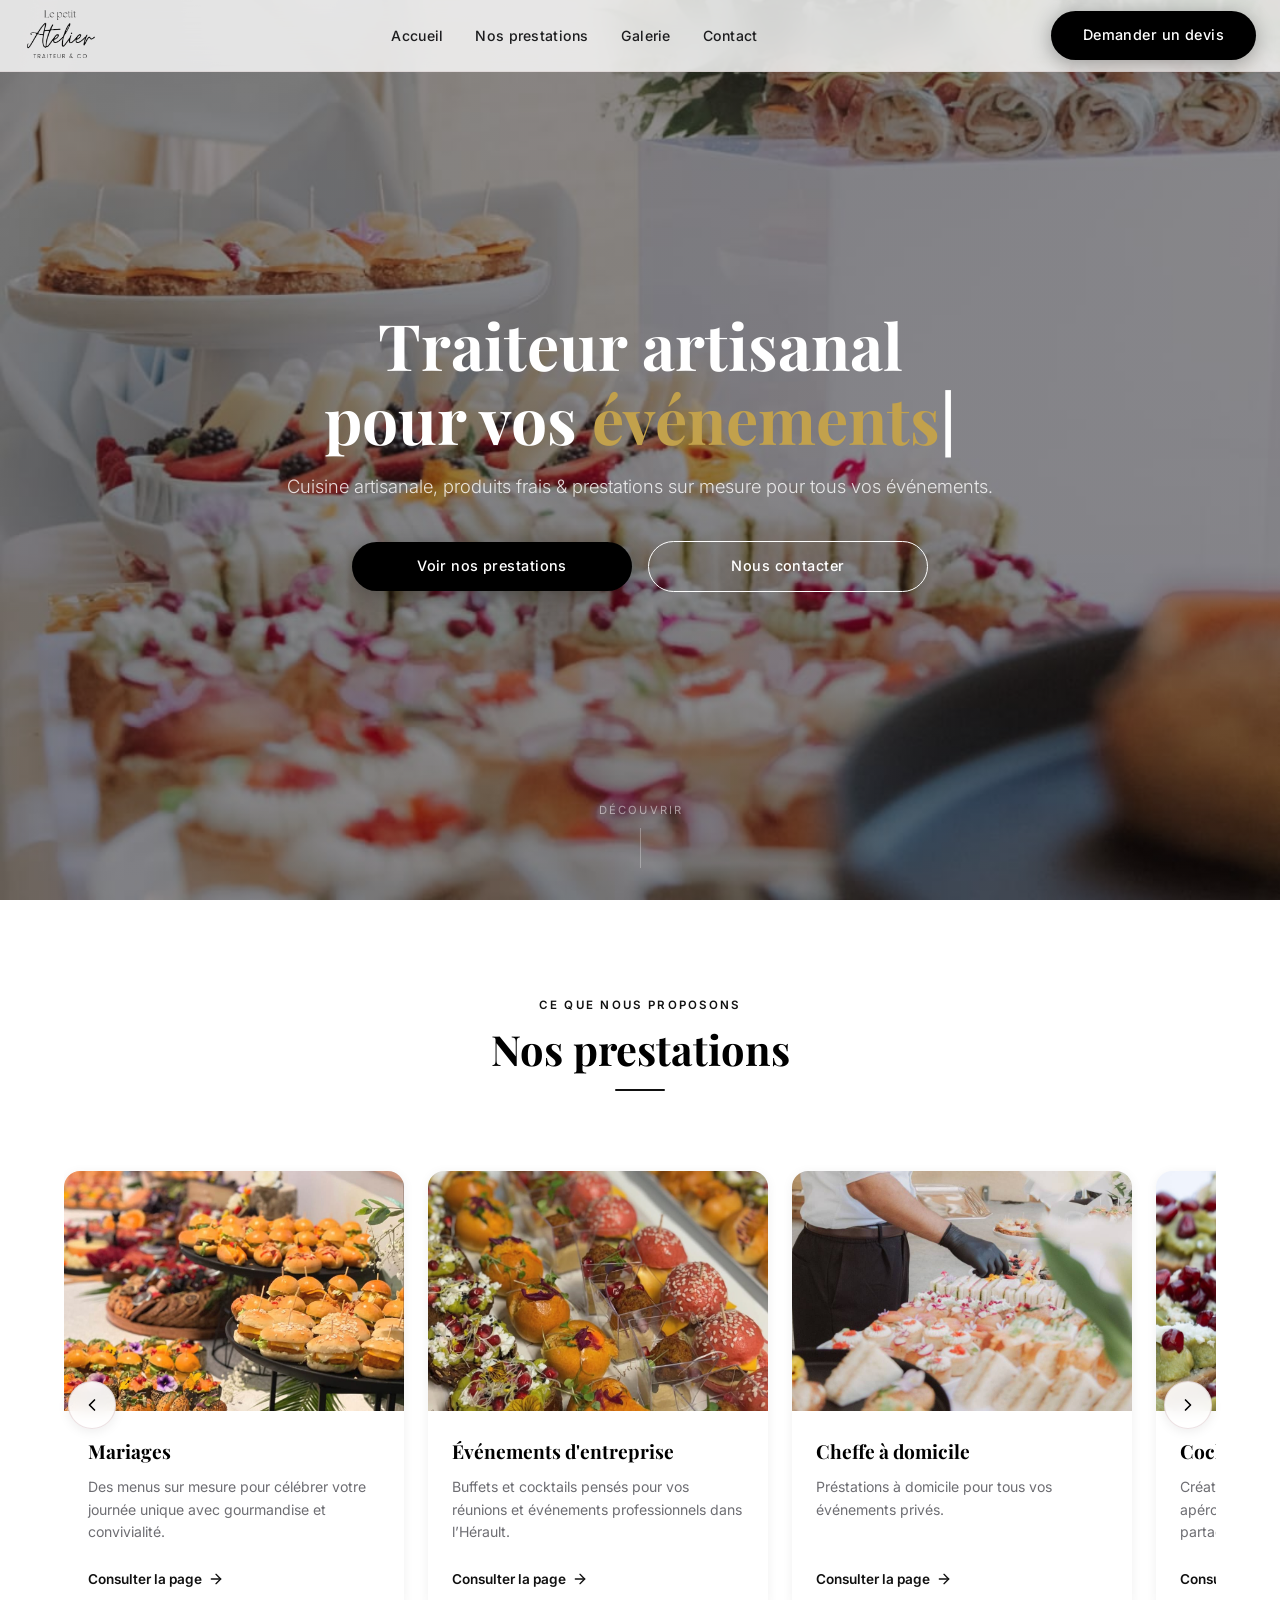
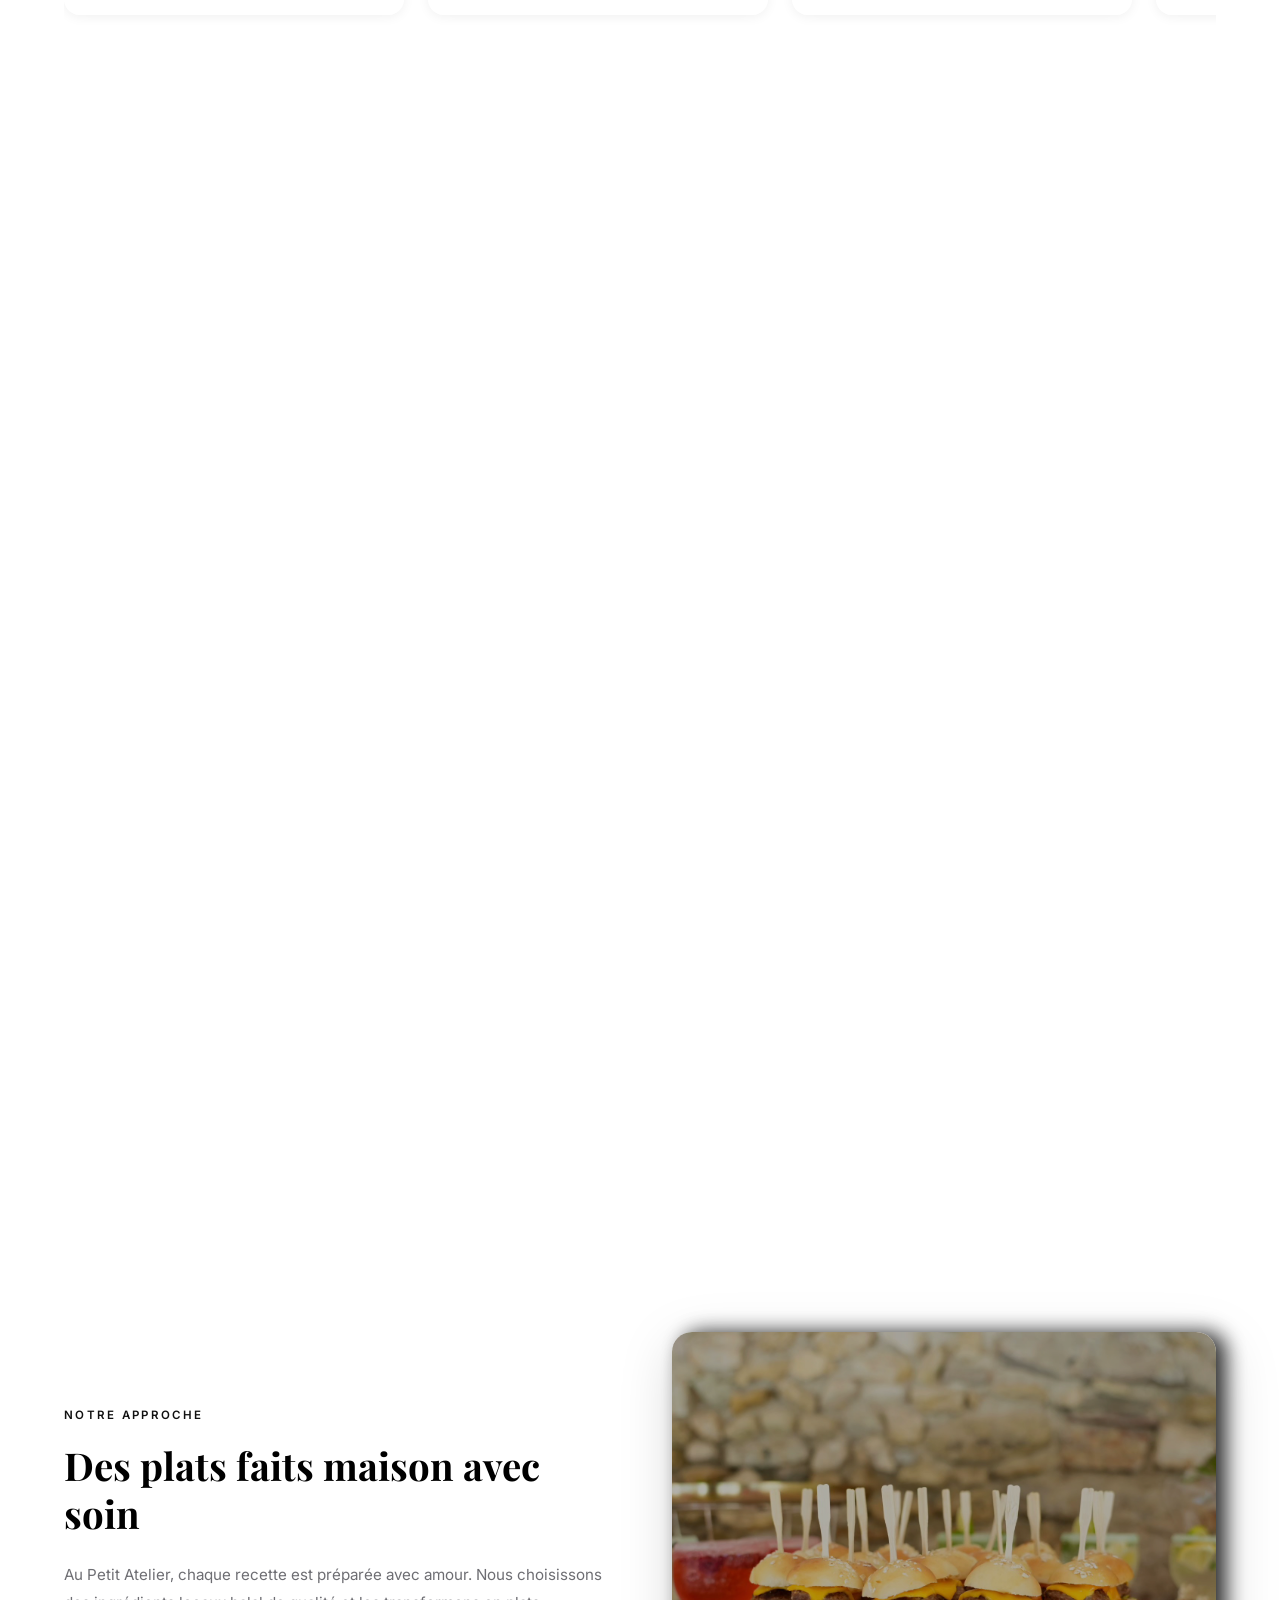
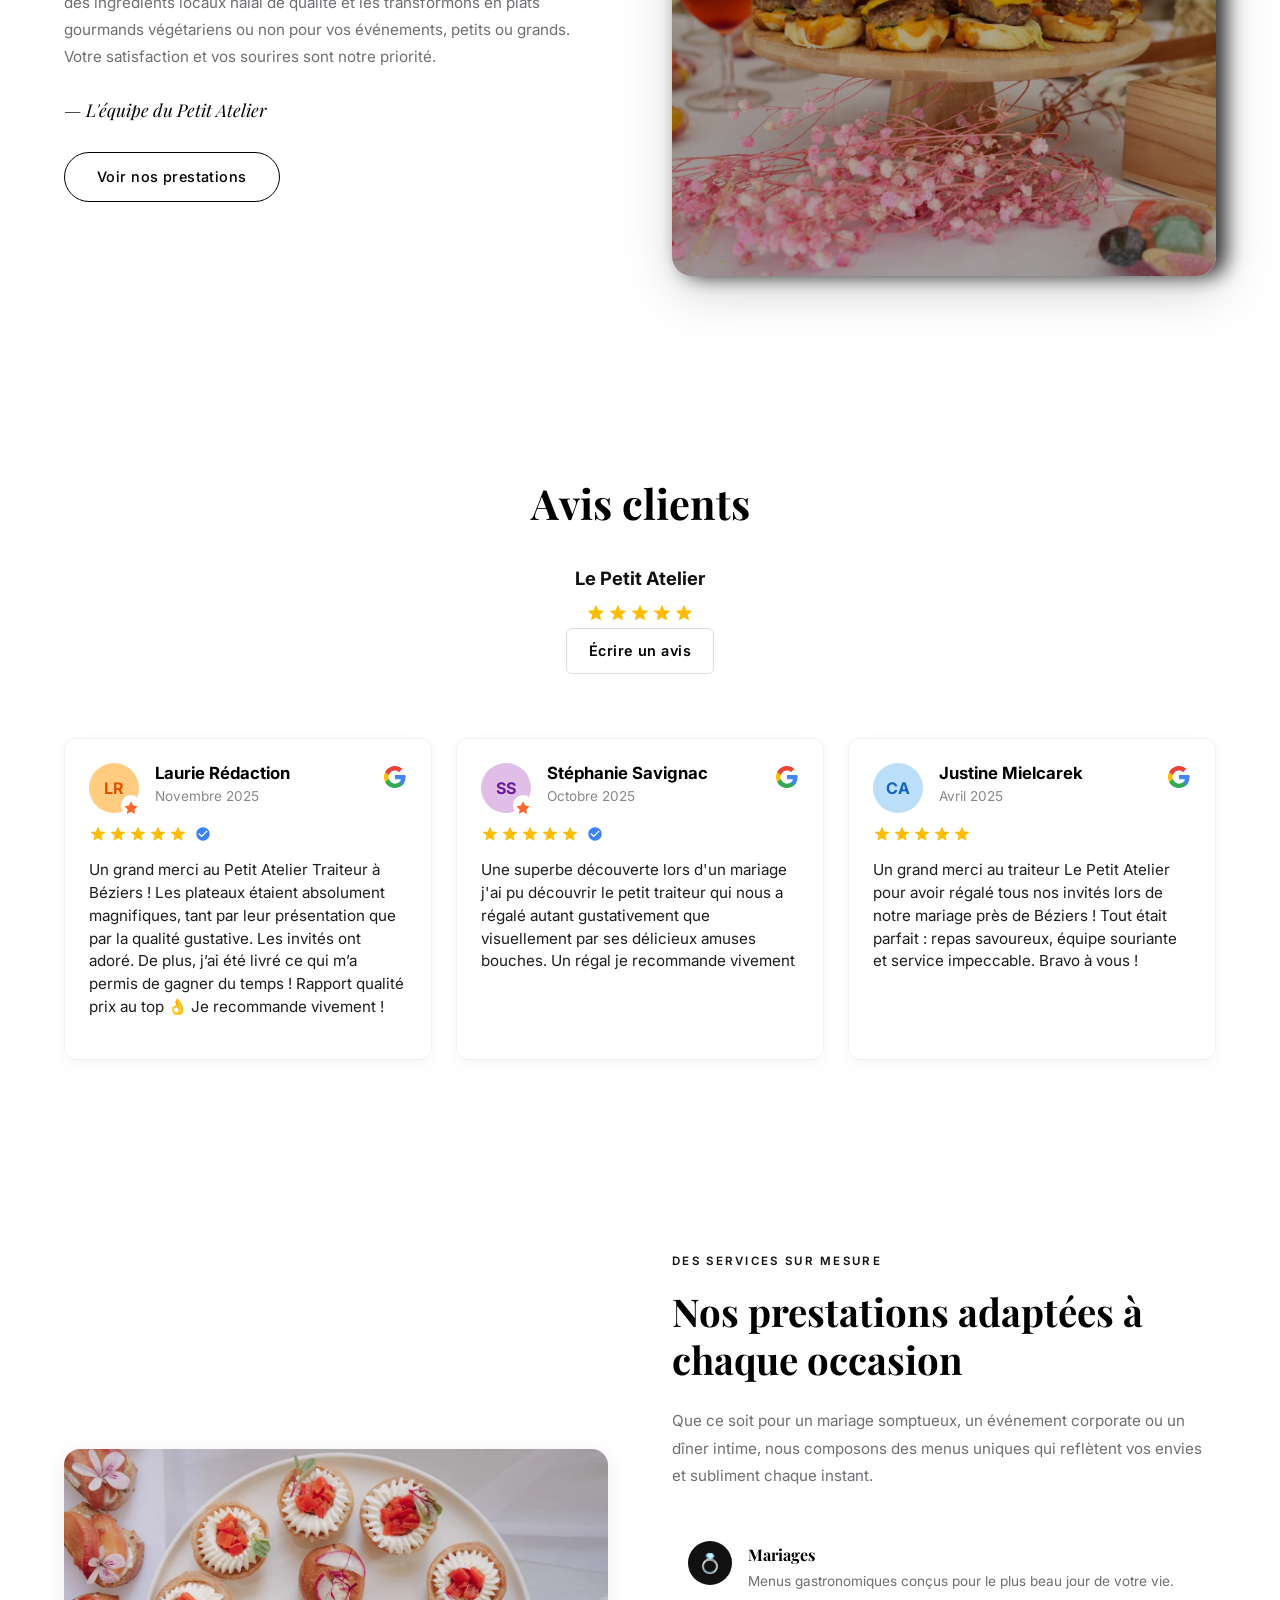
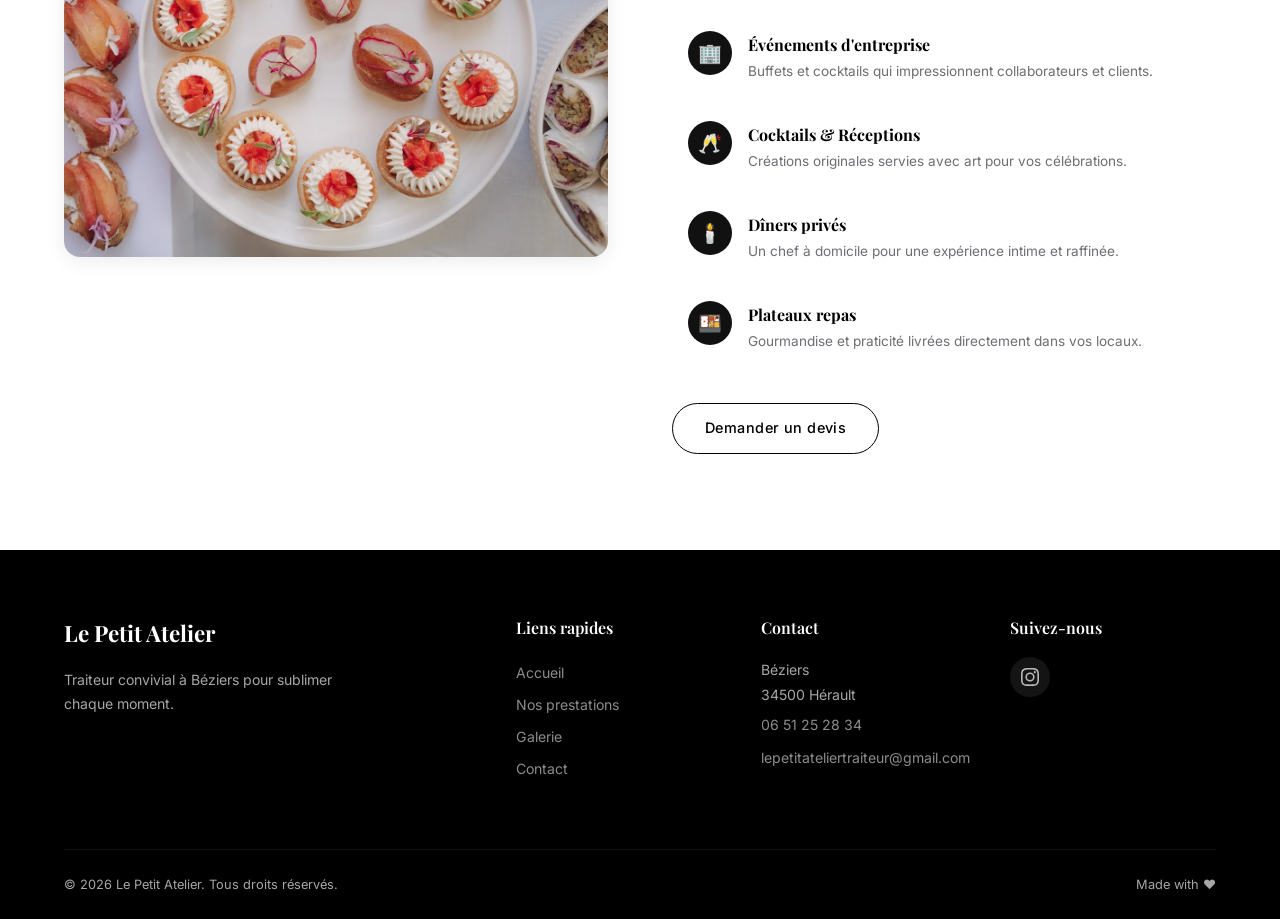
<file: index.html>
<!DOCTYPE html>
<html lang="fr">

<head>
  <meta charset="UTF-8">
  <meta name="viewport" content="width=device-width, initial-scale=1.0">

  <!-- SEO -->
  <title>Le Petit Atelier — Traiteur à Béziers</title>
<meta name="description"
  content="Le Petit Atelier, traiteur à Béziers. Événements, plateaux repas, buffets et créations artisanales pour particuliers et professionnels.">
  <meta name="theme-color" content="#600e1a">

  <!-- Google Fonts -->
  <link rel="preconnect" href="https://fonts.googleapis.com">
  <link rel="preconnect" href="https://fonts.gstatic.com" crossorigin>
  <link
    href="https://fonts.googleapis.com/css2?family=Inter:wght@300;400;500;600;700&family=Playfair+Display:ital,wght@0,400;0,600;0,700;1,400&display=swap"
    rel="stylesheet">

  <!-- Stylesheet -->
  <link rel="stylesheet" href="styles.css">
</head>

<body data-page="index">

  <!-- ═══════════════════════════════════════════════════════
       NAVBAR
       ═══════════════════════════════════════════════════════ -->
  <nav class="navbar" id="navbar">
    <div class="navbar__inner">

      <!-- Logo -->
       <a href="index.html" class="navbar__logo">
        <img src="assets/images/logo.png" alt="Le petit atelier" class="logo">        
       </a>
        

      <!-- Desktop Links -->
      <ul class="navbar__links">
        <li><a href="index.html" data-i18n="nav_accueil">Accueil</a></li>
        <li><a href="prestations.html" data-i18n="nav_prestations">Nos prestations</a></li>
        <li><a href="galerie.html" data-i18n="nav_evenements">Galerie</a></li>
        <li><a href="contact.html" data-i18n="nav_contact">Contact</a></li>
      </ul>

      <!-- Right side: lang toggle + CTA -->
      <div class="navbar__right">

        <!-- CTA (desktop only) -->
        <a href="devis.html" class="btn btn--primary navbar__cta" data-i18n="nav_cta">Demander un devis</a>

        <!-- Hamburger (mobile) -->
        <button class="hamburger" id="hamburger" aria-label="Menu">
          <span></span>
          <span></span>
          <span></span>
        </button>
      </div>
    </div>
  </nav>

  <!-- Mobile menu overlay -->
  <div class="mobile-menu" id="mobileMenu">
    <a href="index.html" data-i18n="nav_accueil">Accueil</a>
    <a href="prestations.html" data-i18n="nav_prestations">Nos prestations</a>
    <a href="galerie.html" data-i18n="nav_evenements">Galerie</a>
    <a href="contact.html" data-i18n="nav_contact">Contact</a>
    <a href="devis.html" class="btn btn--primary" data-i18n="nav_cta">Demander un devis</a>
  </div>


  <!-- ═══════════════════════════════════════════════════════
       HERO SECTION
       ═══════════════════════════════════════════════════════ -->
  <section class="hero" id="hero">
    <!-- Background image -->
    <div class="hero__bg">
      <img src="assets/images/hero.png" alt="Gastronomie haut de gamme" loading="eager">
    </div>

    <!-- Overlay -->
    <div class="hero__overlay"></div>



    <!-- Content -->
    <div class="hero__content">
      <h1 class="hero__title">
        <span data-i18n="hero_title_prefix">Traiteur artisanal<br>pour vos</span>
        <span class="typewriter"></span>
      </h1>

      <p class="hero__subtitle" data-i18n="hero_subtitle">
        Cuisine artisanale, produits frais & prestations sur mesure pour tous vos événements.
      </p>

      <div class="hero__buttons">
        <a href="#prestations" class="btn btn--primary" data-i18n="hero_btn1">Voir nos prestations</a>
        <a href="#" class="btn btn--outline" data-i18n="hero_btn2">Nous contacter</a>
      </div>
    </div>

    <!-- Scroll indicator -->
    <div class="hero__scroll">
      <span data-i18n="hero_scroll">Découvrir</span>
      <div class="hero__scroll-line"></div>
    </div>
  </section>


  <!-- ═══════════════════════════════════════════════════════
       PRESTATIONS — CARROUSEL
       ═══════════════════════════════════════════════════════ -->
  <section class="prestations" id="prestations">
    <div class="container">

      <div class="section-header reveal">
        <span class="section-header__label" data-i18n="prest_label">Ce que nous proposons</span>
        <h2 class="section-header__title" data-i18n="prest_title">Nos prestations</h2>
        <div class="section-header__line"></div>
      </div>

      <div class="carousel reveal">

        <!-- Navigation arrows (desktop) -->
        <button class="carousel__arrow carousel__arrow--left" id="carouselPrev" aria-label="Précédent">
          <svg viewBox="0 0 24 24" fill="none" stroke="currentColor" stroke-width="2" stroke-linecap="round"
            stroke-linejoin="round">
            <path d="m15 18-6-6 6-6" />
          </svg>
        </button>
        <button class="carousel__arrow carousel__arrow--right" id="carouselNext" aria-label="Suivant">
          <svg viewBox="0 0 24 24" fill="none" stroke="currentColor" stroke-width="2" stroke-linecap="round"
            stroke-linejoin="round">
            <path d="m9 18 6-6-6-6" />
          </svg>
        </button>

        <div class="carousel__track">

<!-- Card 1: Mariages -->
<article class="card">
  <div class="card__image">
    <img src="assets/images/card-mariages.png" alt="Traiteur mariage à Béziers" loading="lazy">
  </div>
  <div class="card__body">
    <h3 class="card__title" data-i18n="card1_title">Mariages</h3>
    <p class="card__text" data-i18n="card1_text">
      Des menus sur mesure pour célébrer votre journée unique avec gourmandise et convivialité.
    </p>
    <a href="prestations.html" class="card__link" data-i18n="card_btn">
      Consulter la page
      <svg viewBox="0 0 24 24" fill="none" stroke="currentColor" stroke-width="2" stroke-linecap="round"
        stroke-linejoin="round">
        <path d="M5 12h14" />
        <path d="m12 5 7 7-7 7" />
      </svg>
    </a>
  </div>
</article>

<!-- Card 2: Événements d'entreprise -->
<article class="card">
  <div class="card__image">
    <img src="assets/images/card-entreprise.png" alt="Événements pro à Béziers" loading="lazy">
  </div>
  <div class="card__body">
    <h3 class="card__title" data-i18n="card2_title">Événements d'entreprise</h3>
    <p class="card__text" data-i18n="card2_text">
      Buffets et cocktails pensés pour vos réunions et événements professionnels dans l’Hérault.
    </p>
    <a href="prestations.html" class="card__link" data-i18n="card_btn">
      Consulter la page
      <svg viewBox="0 0 24 24" fill="none" stroke="currentColor" stroke-width="2" stroke-linecap="round"
        stroke-linejoin="round">
        <path d="M5 12h14" />
        <path d="m12 5 7 7-7 7" />
      </svg>
    </a>
  </div>
</article>

<article class="card">
  <div class="card__image">
    <img src="assets/images/card-domicile.png" alt="Cheffe à domicile" loading="lazy">
  </div>
  <div class="card__body">
    <h3 class="card__title">Cheffe à domicile</h3>
    <p class="card__text">
      Préstations à domicile pour tous vos événements privés.
    </p>
    <a href="prestations.html" class="card__link">
      Consulter la page
      <svg viewBox="0 0 24 24" fill="none" stroke="currentColor" stroke-width="2" stroke-linecap="round"
        stroke-linejoin="round">
        <path d="M5 12h14" />
        <path d="m12 5 7 7-7 7" />
      </svg>
    </a>
  </div>
</article>

<!-- Card 3: Cocktails & Réceptions -->
<article class="card">
  <div class="card__image">
    <img src="assets/images/card-cocktails.png" alt="Cocktails et réceptions Béziers" loading="lazy">
  </div>
  <div class="card__body">
    <h3 class="card__title" data-i18n="card3_title">Cocktails & Réceptions</h3>
    <p class="card__text" data-i18n="card3_text">
      Créations salées et sucrées pour vos apéros, réceptions ou soirées festives à partager.
    </p>
    <a href="prestations.html" class="card__link" data-i18n="card_btn">
      Consulter la page
      <svg viewBox="0 0 24 24" fill="none" stroke="currentColor" stroke-width="2" stroke-linecap="round"
        stroke-linejoin="round">
        <path d="M5 12h14" />
        <path d="m12 5 7 7-7 7" />
      </svg>
    </a>
  </div>
</article>

<!-- Card 4: Dîners privés -->
<article class="card">
  <div class="card__image">
    <img src="assets/images/card-diners.png" alt="Dîners privés Béziers" loading="lazy">
  </div>
  <div class="card__body">
    <h3 class="card__title" data-i18n="card4_title">Dîners privés</h3>
    <p class="card__text" data-i18n="card4_text">
      Des dîners sur mesure chez vous, préparés par nos chefs pour un moment gourmand et intimiste.
    </p>
    <a href="prestations.html" class="card__link" data-i18n="card_btn">
      Consulter la page
      <svg viewBox="0 0 24 24" fill="none" stroke="currentColor" stroke-width="2" stroke-linecap="round"
        stroke-linejoin="round">
        <path d="M5 12h14" />
        <path d="m12 5 7 7-7 7" />
      </svg>
    </a>
  </div>
</article>

<!-- Card 5: Plateaux repas -->
<article class="card">
  <div class="card__image">
    <img src="assets/images/card-plateaux.png" alt="Plateaux repas Béziers" loading="lazy">
  </div>
  <div class="card__body">
    <h3 class="card__title" data-i18n="card5_title">Plateaux repas</h3>
    <p class="card__text" data-i18n="card5_text">
      Plateaux gourmands livrés directement dans vos locaux, pratiques et savoureux pour tous vos repas.
    </p>
    <a href="prestations.html" class="card__link" data-i18n="card_btn">
      Consulter la page
      <svg viewBox="0 0 24 24" fill="none" stroke="currentColor" stroke-width="2" stroke-linecap="round"
        stroke-linejoin="round">
        <path d="M5 12h14" />
        <path d="m12 5 7 7-7 7" />
      </svg>
    </a>
  </div>
</article>

        </div><!-- /.carousel__track -->
      </div><!-- /.carousel -->

    </div>
  </section>


  <!-- ═══════════════════════════════════════════════════════
       GALERIE PRODUITS — Style Instagram
       ═══════════════════════════════════════════════════════ -->
  <section class="gallery" id="gallery">
    <div class="container">

      <div class="section-header reveal">
        <span class="section-header__label" data-i18n="gallery_label">Suivez-nous sur</span>
        <h2 class="section-header__title" data-i18n="gallery_title">Nos <span class="highlight">Créations</span></h2>
        <p class="gallery__handle" data-i18n="gallery_handle">@lepetitateliertraiteur</p>
        <div class="section-header__line"></div>
      </div>

      <div class="gallery__grid reveal">

        <div class="gallery__item">
          <img src="assets/images/gallery-1.png" alt="Création gastronomique — entrée raffinée" loading="lazy">
          <div class="gallery__overlay">
            <svg class="gallery__icon" viewBox="0 0 24 24" fill="none" stroke="currentColor" stroke-width="2"
              stroke-linecap="round" stroke-linejoin="round">
              <path d="M21 15v4a2 2 0 0 1-2 2H5a2 2 0 0 1-2-2v-4" />
              <polyline points="17 8 12 3 7 8" />
              <line x1="12" y1="3" x2="12" y2="15" />
            </svg>
          </div>
        </div>

        <div class="gallery__item">
          <img src="assets/images/gallery-2.png" alt="Buffet traiteur haut de gamme" loading="lazy">
          <div class="gallery__overlay">
            <svg class="gallery__icon" viewBox="0 0 24 24" fill="none" stroke="currentColor" stroke-width="2"
              stroke-linecap="round" stroke-linejoin="round">
              <path d="M21 15v4a2 2 0 0 1-2 2H5a2 2 0 0 1-2-2v-4" />
              <polyline points="17 8 12 3 7 8" />
              <line x1="12" y1="3" x2="12" y2="15" />
            </svg>
          </div>
        </div>

        <div class="gallery__item">
          <img src="assets/images/gallery-3.png" alt="Pâtisserie artisanale d'exception" loading="lazy">
          <div class="gallery__overlay">
            <svg class="gallery__icon" viewBox="0 0 24 24" fill="none" stroke="currentColor" stroke-width="2"
              stroke-linecap="round" stroke-linejoin="round">
              <path d="M21 15v4a2 2 0 0 1-2 2H5a2 2 0 0 1-2-2v-4" />
              <polyline points="17 8 12 3 7 8" />
              <line x1="12" y1="3" x2="12" y2="15" />
            </svg>
          </div>
        </div>

        <div class="gallery__item">
          <img src="assets/images/gallery-4.png" alt="Réception cocktail prestige" loading="lazy">
          <div class="gallery__overlay">
            <svg class="gallery__icon" viewBox="0 0 24 24" fill="none" stroke="currentColor" stroke-width="2"
              stroke-linecap="round" stroke-linejoin="round">
              <path d="M21 15v4a2 2 0 0 1-2 2H5a2 2 0 0 1-2-2v-4" />
              <polyline points="17 8 12 3 7 8" />
              <line x1="12" y1="3" x2="12" y2="15" />
            </svg>
          </div>
        </div>

      </div><!-- /.gallery__grid -->

    </div>
  </section>


  <!-- ═══════════════════════════════════════════════════════
       SAVOIR-FAIRE
       ═══════════════════════════════════════════════════════ -->
  <section class="savoir-faire" id="savoir-faire">
    <div class="container">
      <div class="savoir-faire__grid">

        <!-- Text column -->
        <div class="savoir-faire__text reveal">
          <span class="savoir-faire__label" data-i18n="sf_label">Notre approche</span>
          <h2 class="savoir-faire__title" data-i18n="sf_title">Des plats faits maison avec soin</h2>
          <p class="savoir-faire__desc" data-i18n="sf_desc">
                Au Petit Atelier, chaque recette est préparée avec amour. Nous choisissons des ingrédients locaux halal
                de qualité et les transformons en plats gourmands végétariens ou non pour vos événements, petits ou grands. Votre satisfaction et vos
                sourires sont notre priorité.
          </p>
          <p class="savoir-faire__signature" data-i18n="sf_signature">— L'équipe du Petit Atelier</p>
          <br>
          <a href="prestations.html" class="btn btn--outline-dark" data-i18n="sf_btn">Voir nos prestations</a>
        </div>

        <!-- Image column -->
        <div class="savoir-faire__image reveal">
          <img src="assets/images/savoir-faire.png" alt="Chef en action" loading="lazy">
        </div>

      </div>
    </div>
  </section>


  <!-- ═══════════════════════════════════════════════════════
       AVIS CLIENTS — Trustindex Style
       ═══════════════════════════════════════════════════════ -->
  <section class="reviews" id="reviews">
    <div class="container">

      <div class="reviews__header reveal">
        <h2 class="reviews__title" data-i18n="reviews_title">Avis clients</h2>
        <div class="reviews__summary">
          <div class="reviews__brand" data-i18n="reviews_brand">Le Petit Atelier</div>
          <div class="reviews__stars">
            <svg viewBox="0 0 24 24" class="star">
              <path d="M12 17.27L18.18 21l-1.64-7.03L22 9.24l-7.19-.61L12 2 9.19 8.63 2 9.24l5.46 4.73L5.82 21z" />
            </svg>
            <svg viewBox="0 0 24 24" class="star">
              <path d="M12 17.27L18.18 21l-1.64-7.03L22 9.24l-7.19-.61L12 2 9.19 8.63 2 9.24l5.46 4.73L5.82 21z" />
            </svg>
            <svg viewBox="0 0 24 24" class="star">
              <path d="M12 17.27L18.18 21l-1.64-7.03L22 9.24l-7.19-.61L12 2 9.19 8.63 2 9.24l5.46 4.73L5.82 21z" />
            </svg>
            <svg viewBox="0 0 24 24" class="star">
              <path d="M12 17.27L18.18 21l-1.64-7.03L22 9.24l-7.19-.61L12 2 9.19 8.63 2 9.24l5.46 4.73L5.82 21z" />
            </svg>
            <svg viewBox="0 0 24 24" class="star">
              <path d="M12 17.27L18.18 21l-1.64-7.03L22 9.24l-7.19-.61L12 2 9.19 8.63 2 9.24l5.46 4.73L5.82 21z" />
            </svg>
          </div>
          <a href="https://search.google.com/local/writereview?placeid=ChIJ4euG1miDj24RF4-Cpw-s_hk" target="_blank"
            rel="noopener noreferrer" class="btn btn--outline-dark reviews__btn" data-i18n="reviews_write">Écrire un
            avis</a>
        </div>
      </div>

      <div class="reviews__grid">
        <!-- Card 1 -->
        <div class="reviews__card">
          <div class="reviews__card-top">
            <div class="reviews__avatar-wrap">
              <div class="reviews__avatar"
                style="background:#ffcc80;display:flex;align-items:center;justify-content:center;font-weight:bold;color:#e65100;">
                LR</div>
              <div class="reviews__avatar-badge">
                <svg viewBox="0 0 24 24" fill="#fb662b">
                  <path
                    d="M12 2l3.09 6.26L22 9.27l-5 4.87 1.18 6.88L12 17.77l-6.18 3.25L7 14.14 2 9.27l6.91-1.01L12 2z" />
                </svg>
              </div>
            </div>
            <div class="reviews__meta">
              <h3 class="reviews__name">Laurie Rédaction</h3>
              <span class="reviews__date" data-i18n="reviews_date">Novembre 2025</span>
            </div>
            <div class="reviews__google-icon">
              <svg viewBox="0 0 24 24" width="24" height="24" xmlns="http://www.w3.org/2000/svg">
                <path
                  d="M22.56 12.25c0-.78-.07-1.53-.2-2.25H12v4.26h5.92c-.26 1.37-1.04 2.53-2.21 3.31v2.77h3.57c2.08-1.92 3.28-4.74 3.28-8.09z"
                  fill="#4285F4" />
                <path
                  d="M12 23c2.97 0 5.46-.98 7.28-2.66l-3.57-2.77c-.98.66-2.23 1.06-3.71 1.06-2.86 0-5.29-1.93-6.16-4.53H2.18v2.84C3.99 20.53 7.7 23 12 23z"
                  fill="#34A853" />
                <path
                  d="M5.84 14.09c-.22-.66-.35-1.36-.35-2.09s.13-1.43.35-2.09V7.07H2.18C1.43 8.55 1 10.22 1 12s.43 3.45 1.18 4.93l2.85-2.22.81-.62z"
                  fill="#FBBC05" />
                <path
                  d="M12 5.38c1.62 0 3.06.56 4.21 1.64l3.15-3.15C17.45 2.09 14.97 1 12 1 7.7 1 3.99 3.47 2.18 7.07l3.66 2.84c.87-2.6 3.3-4.53 6.16-4.53z"
                  fill="#EA4335" />
              </svg>
            </div>
          </div>

          <div class="reviews__rating">
            <div class="reviews__stars">
              <svg viewBox="0 0 24 24" class="star">
                <path d="M12 17.27L18.18 21l-1.64-7.03L22 9.24l-7.19-.61L12 2 9.19 8.63 2 9.24l5.46 4.73L5.82 21z" />
              </svg>
              <svg viewBox="0 0 24 24" class="star">
                <path d="M12 17.27L18.18 21l-1.64-7.03L22 9.24l-7.19-.61L12 2 9.19 8.63 2 9.24l5.46 4.73L5.82 21z" />
              </svg>
              <svg viewBox="0 0 24 24" class="star">
                <path d="M12 17.27L18.18 21l-1.64-7.03L22 9.24l-7.19-.61L12 2 9.19 8.63 2 9.24l5.46 4.73L5.82 21z" />
              </svg>
              <svg viewBox="0 0 24 24" class="star">
                <path d="M12 17.27L18.18 21l-1.64-7.03L22 9.24l-7.19-.61L12 2 9.19 8.63 2 9.24l5.46 4.73L5.82 21z" />
              </svg>
              <svg viewBox="0 0 24 24" class="star">
                <path d="M12 17.27L18.18 21l-1.64-7.03L22 9.24l-7.19-.61L12 2 9.19 8.63 2 9.24l5.46 4.73L5.82 21z" />
              </svg>
            </div>
            <div class="reviews__verified">
              <svg viewBox="0 0 24 24" fill="#3b82f6" width="16" height="16">
                <path
                  d="M12 2C6.48 2 2 6.48 2 12s4.48 10 10 10 10-4.48 10-10S17.52 2 12 2zm-2 15l-5-5 1.41-1.41L10 14.17l7.59-7.59L19 8l-9 9z" />
              </svg>
            </div>
          </div>

          <p class="reviews__text" data-i18n="reviews_text">
Un grand merci au Petit Atelier Traiteur à Béziers ! Les plateaux étaient absolument magnifiques, tant par leur présentation que par la qualité gustative. Les invités ont adoré. De plus, j’ai été livré ce qui m’a permis de gagner du temps ! Rapport qualité prix au top 👌 Je recommande vivement !
          </p>
        </div>

        <!-- Card 2 -->
        <div class="reviews__card" style="transition-delay: 0.1s;">
          <div class="reviews__card-top">
            <div class="reviews__avatar-wrap">
              <div class="reviews__avatar"
                style="background:#e1bee7;display:flex;align-items:center;justify-content:center;font-weight:bold;color:#6a1b9a;">
                SS</div>
              <div class="reviews__avatar-badge">
                <svg viewBox="0 0 24 24" fill="#fb662b">
                  <path
                    d="M12 2l3.09 6.26L22 9.27l-5 4.87 1.18 6.88L12 17.77l-6.18 3.25L7 14.14 2 9.27l6.91-1.01L12 2z" />
                </svg>
              </div>
            </div>
            <div class="reviews__meta">
              <h3 class="reviews__name">Stéphanie Savignac</h3>
              <span class="reviews__date" data-i18n="reviews_date2">Octobre 2025</span>
            </div>
            <div class="reviews__google-icon">
              <svg viewBox="0 0 24 24" width="24" height="24" xmlns="http://www.w3.org/2000/svg">
                <path
                  d="M22.56 12.25c0-.78-.07-1.53-.2-2.25H12v4.26h5.92c-.26 1.37-1.04 2.53-2.21 3.31v2.77h3.57c2.08-1.92 3.28-4.74 3.28-8.09z"
                  fill="#4285F4" />
                <path
                  d="M12 23c2.97 0 5.46-.98 7.28-2.66l-3.57-2.77c-.98.66-2.23 1.06-3.71 1.06-2.86 0-5.29-1.93-6.16-4.53H2.18v2.84C3.99 20.53 7.7 23 12 23z"
                  fill="#34A853" />
                <path
                  d="M5.84 14.09c-.22-.66-.35-1.36-.35-2.09s.13-1.43.35-2.09V7.07H2.18C1.43 8.55 1 10.22 1 12s.43 3.45 1.18 4.93l2.85-2.22.81-.62z"
                  fill="#FBBC05" />
                <path
                  d="M12 5.38c1.62 0 3.06.56 4.21 1.64l3.15-3.15C17.45 2.09 14.97 1 12 1 7.7 1 3.99 3.47 2.18 7.07l3.66 2.84c.87-2.6 3.3-4.53 6.16-4.53z"
                  fill="#EA4335" />
              </svg>
            </div>
          </div>

          <div class="reviews__rating">
            <div class="reviews__stars">
              <svg viewBox="0 0 24 24" class="star">
                <path d="M12 17.27L18.18 21l-1.64-7.03L22 9.24l-7.19-.61L12 2 9.19 8.63 2 9.24l5.46 4.73L5.82 21z" />
              </svg>
              <svg viewBox="0 0 24 24" class="star">
                <path d="M12 17.27L18.18 21l-1.64-7.03L22 9.24l-7.19-.61L12 2 9.19 8.63 2 9.24l5.46 4.73L5.82 21z" />
              </svg>
              <svg viewBox="0 0 24 24" class="star">
                <path d="M12 17.27L18.18 21l-1.64-7.03L22 9.24l-7.19-.61L12 2 9.19 8.63 2 9.24l5.46 4.73L5.82 21z" />
              </svg>
              <svg viewBox="0 0 24 24" class="star">
                <path d="M12 17.27L18.18 21l-1.64-7.03L22 9.24l-7.19-.61L12 2 9.19 8.63 2 9.24l5.46 4.73L5.82 21z" />
              </svg>
              <svg viewBox="0 0 24 24" class="star">
                <path d="M12 17.27L18.18 21l-1.64-7.03L22 9.24l-7.19-.61L12 2 9.19 8.63 2 9.24l5.46 4.73L5.82 21z" />
              </svg>
            </div>
            <div class="reviews__verified">
              <svg viewBox="0 0 24 24" fill="#3b82f6" width="16" height="16">
                <path
                  d="M12 2C6.48 2 2 6.48 2 12s4.48 10 10 10 10-4.48 10-10S17.52 2 12 2zm-2 15l-5-5 1.41-1.41L10 14.17l7.59-7.59L19 8l-9 9z" />
              </svg>
            </div>
          </div>

          <p class="reviews__text" data-i18n="reviews_text2">
Une superbe découverte lors d'un mariage j'ai pu découvrir le petit traiteur qui nous a régalé autant gustativement que visuellement par ses délicieux amuses bouches. Un régal je recommande vivement
          </p>
        </div>

        <!-- Card 3 -->
        <div class="reviews__card" style="transition-delay: 0.2s;">
          <div class="reviews__card-top">
            <div class="reviews__avatar-wrap">
              <div class="reviews__avatar"
                style="background:#bbdefb;display:flex;align-items:center;justify-content:center;font-weight:bold;color:#1565c0;">
                CA</div>
            </div>
            <div class="reviews__meta">
              <h3 class="reviews__name">Justine Mielcarek</h3>
              <span class="reviews__date" data-i18n="reviews_date3">Avril 2025</span>
            </div>
            <div class="reviews__google-icon">
              <svg viewBox="0 0 24 24" width="24" height="24" xmlns="http://www.w3.org/2000/svg">
                <path
                  d="M22.56 12.25c0-.78-.07-1.53-.2-2.25H12v4.26h5.92c-.26 1.37-1.04 2.53-2.21 3.31v2.77h3.57c2.08-1.92 3.28-4.74 3.28-8.09z"
                  fill="#4285F4" />
                <path
                  d="M12 23c2.97 0 5.46-.98 7.28-2.66l-3.57-2.77c-.98.66-2.23 1.06-3.71 1.06-2.86 0-5.29-1.93-6.16-4.53H2.18v2.84C3.99 20.53 7.7 23 12 23z"
                  fill="#34A853" />
                <path
                  d="M5.84 14.09c-.22-.66-.35-1.36-.35-2.09s.13-1.43.35-2.09V7.07H2.18C1.43 8.55 1 10.22 1 12s.43 3.45 1.18 4.93l2.85-2.22.81-.62z"
                  fill="#FBBC05" />
                <path
                  d="M12 5.38c1.62 0 3.06.56 4.21 1.64l3.15-3.15C17.45 2.09 14.97 1 12 1 7.7 1 3.99 3.47 2.18 7.07l3.66 2.84c.87-2.6 3.3-4.53 6.16-4.53z"
                  fill="#EA4335" />
              </svg>
            </div>
          </div>

          <div class="reviews__rating">
            <div class="reviews__stars">
              <svg viewBox="0 0 24 24" class="star">
                <path d="M12 17.27L18.18 21l-1.64-7.03L22 9.24l-7.19-.61L12 2 9.19 8.63 2 9.24l5.46 4.73L5.82 21z" />
              </svg>
              <svg viewBox="0 0 24 24" class="star">
                <path d="M12 17.27L18.18 21l-1.64-7.03L22 9.24l-7.19-.61L12 2 9.19 8.63 2 9.24l5.46 4.73L5.82 21z" />
              </svg>
              <svg viewBox="0 0 24 24" class="star">
                <path d="M12 17.27L18.18 21l-1.64-7.03L22 9.24l-7.19-.61L12 2 9.19 8.63 2 9.24l5.46 4.73L5.82 21z" />
              </svg>
              <svg viewBox="0 0 24 24" class="star">
                <path d="M12 17.27L18.18 21l-1.64-7.03L22 9.24l-7.19-.61L12 2 9.19 8.63 2 9.24l5.46 4.73L5.82 21z" />
              </svg>
              <svg viewBox="0 0 24 24" class="star">
                <path d="M12 17.27L18.18 21l-1.64-7.03L22 9.24l-7.19-.61L12 2 9.19 8.63 2 9.24l5.46 4.73L5.82 21z" />
              </svg>
            </div>
          </div>

          <p class="reviews__text" data-i18n="reviews_text3">
            Un grand merci au traiteur Le Petit Atelier pour avoir régalé tous nos invités lors de notre mariage près de Béziers !
Tout était parfait : repas savoureux, équipe souriante et service impeccable. Bravo à vous !
          </p>
        </div>
      </div>

    </div>

    </div>
  </section>


  <!-- ═══════════════════════════════════════════════════════
       NOS PRESTATIONS — Section détaillée
       ═══════════════════════════════════════════════════════ -->
  <section class="prestations-detail" id="prestations-detail">
    <div class="container">
      <div class="prestations-detail__grid">

        <!-- Image column (left on desktop) -->
        <div class="prestations-detail__image reveal">
          <img src="assets/images/prestations-overview.png" alt="Vue d'ensemble de nos prestations traiteur"
            loading="lazy">
        </div>

        <!-- Text column (right on desktop) -->
        <div class="prestations-detail__text reveal">
          <span class="prestations-detail__label" data-i18n="pd_label">Des services sur mesure</span>
          <h2 class="prestations-detail__title" data-i18n="pd_title">Nos prestations adaptées à chaque occasion</h2>
          <p class="prestations-detail__desc" data-i18n="pd_desc">
            Que ce soit pour un mariage somptueux, un événement corporate ou un dîner intime, nous composons des menus
            uniques qui reflètent vos envies et subliment chaque instant.
          </p>

          <ul class="prestations-detail__list">
            <li class="prestations-detail__item">
              <span class="prestations-detail__icon">💍</span>
              <div>
                <strong data-i18n="pd_item1_title">Mariages</strong>
                <p data-i18n="pd_item1_text">Menus gastronomiques conçus pour le plus beau jour de votre vie.</p>
              </div>
            </li>
            <li class="prestations-detail__item">
              <span class="prestations-detail__icon">🏢</span>
              <div>
                <strong data-i18n="pd_item2_title">Événements d'entreprise</strong>
                <p data-i18n="pd_item2_text">Buffets et cocktails qui impressionnent collaborateurs et clients.</p>
              </div>
            </li>
            <li class="prestations-detail__item">
              <span class="prestations-detail__icon">🥂</span>
              <div>
                <strong data-i18n="pd_item3_title">Cocktails & Réceptions</strong>
                <p data-i18n="pd_item3_text">Créations originales servies avec art pour vos célébrations.</p>
              </div>
            </li>
            <li class="prestations-detail__item">
              <span class="prestations-detail__icon">🕯️</span>
              <div>
                <strong data-i18n="pd_item4_title">Dîners privés</strong>
                <p data-i18n="pd_item4_text">Un chef à domicile pour une expérience intime et raffinée.</p>
              </div>
            </li>
            <li class="prestations-detail__item">
              <span class="prestations-detail__icon">🍱</span>
              <div>
                <strong data-i18n="pd_item5_title">Plateaux repas</strong>
                <p data-i18n="pd_item5_text">Gourmandise et praticité livrées directement dans vos locaux.</p>
              </div>
            </li>
          </ul>

          <a href="devis.html" class="btn btn--outline-dark" data-i18n="pd_btn">Demander un devis</a>
        </div>

      </div>
    </div>
  </section>


  <!-- ═══════════════════════════════════════════════════════
       FOOTER
       ═══════════════════════════════════════════════════════ -->
  <footer class="footer">
    <div class="container">

      <div class="footer__grid">

        <!-- Brand -->
        <div class="footer__brand">
          <div class="footer__logo">Le Petit Atelier</div>
          <p data-i18n="footer_desc">Traiteur convivial à Béziers pour sublimer chaque moment.</p>
        </div>

        <!-- Links -->
        <div class="footer__col">
          <h4 data-i18n="footer_h_links">Liens rapides</h4>
          <a href="index.html" data-i18n="footer_link1">Accueil</a>
          <a href="prestations.html" data-i18n="footer_link2">Nos prestations</a>
          <a href="galerie.html" data-i18n="footer_link3">Galerie</a>
          <a href="contact.html" data-i18n="footer_link4">Contact</a>
        </div>

        <!-- Contact -->
        <div class="footer__col">
          <h4 data-i18n="footer_h_contact">Contact</h4>
          <p data-i18n="footer_addr">Béziers<br>34500 Hérault</p>
          <p><a href="tel:+33651252834" data-i18n="footer_phone">06 51 25 28 34</a></p>
          <p><a href="mailto:lepetitateliertraiteur@gmail.com" data-i18n="footer_email">lepetitateliertraiteur@gmail.com</a></p>
        </div>

        <!-- Socials -->
        <div class="footer__col">
          <h4 data-i18n="footer_h_social">Suivez-nous</h4>
          <div class="footer__socials">
            <!-- Instagram -->
            <a href="https://www.instagram.com/lepetitateliertraiteur/" class="footer__social" aria-label="Instagram">
              <svg viewBox="0 0 24 24">
                <path
                  d="M12 2.163c3.204 0 3.584.012 4.85.07 3.252.148 4.771 1.691 4.919 4.919.058 1.265.069 1.645.069 4.849 0 3.205-.012 3.584-.069 4.849-.149 3.225-1.664 4.771-4.919 4.919-1.266.058-1.644.07-4.85.07-3.204 0-3.584-.012-4.849-.07-3.26-.149-4.771-1.699-4.919-4.92-.058-1.265-.07-1.644-.07-4.849 0-3.204.013-3.583.07-4.849.149-3.227 1.664-4.771 4.919-4.919 1.266-.057 1.645-.069 4.849-.069zM12 0C8.741 0 8.333.014 7.053.072 2.695.272.273 2.69.073 7.052.014 8.333 0 8.741 0 12c0 3.259.014 3.668.072 4.948.2 4.358 2.618 6.78 6.98 6.98C8.333 23.986 8.741 24 12 24c3.259 0 3.668-.014 4.948-.072 4.354-.2 6.782-2.618 6.979-6.98.059-1.28.073-1.689.073-4.948 0-3.259-.014-3.667-.072-4.947-.196-4.354-2.617-6.78-6.979-6.98C15.668.014 15.259 0 12 0zm0 5.838a6.162 6.162 0 100 12.324 6.162 6.162 0 000-12.324zM12 16a4 4 0 110-8 4 4 0 010 8zm6.406-11.845a1.44 1.44 0 100 2.881 1.44 1.44 0 000-2.881z" />
              </svg>
            </a>

          </div>
        </div>

      </div>

      <!-- Bottom bar -->
      <div class="footer__bottom">
        <p data-i18n="footer_copy">© 2026 Le Petit Atelier. Tous droits réservés.</p>
        <p>Made with ♥</p>
      </div>

    </div>
  </footer>


  <!-- JavaScript -->
  <script src="script.js"></script>
</body>

</html>
</file>
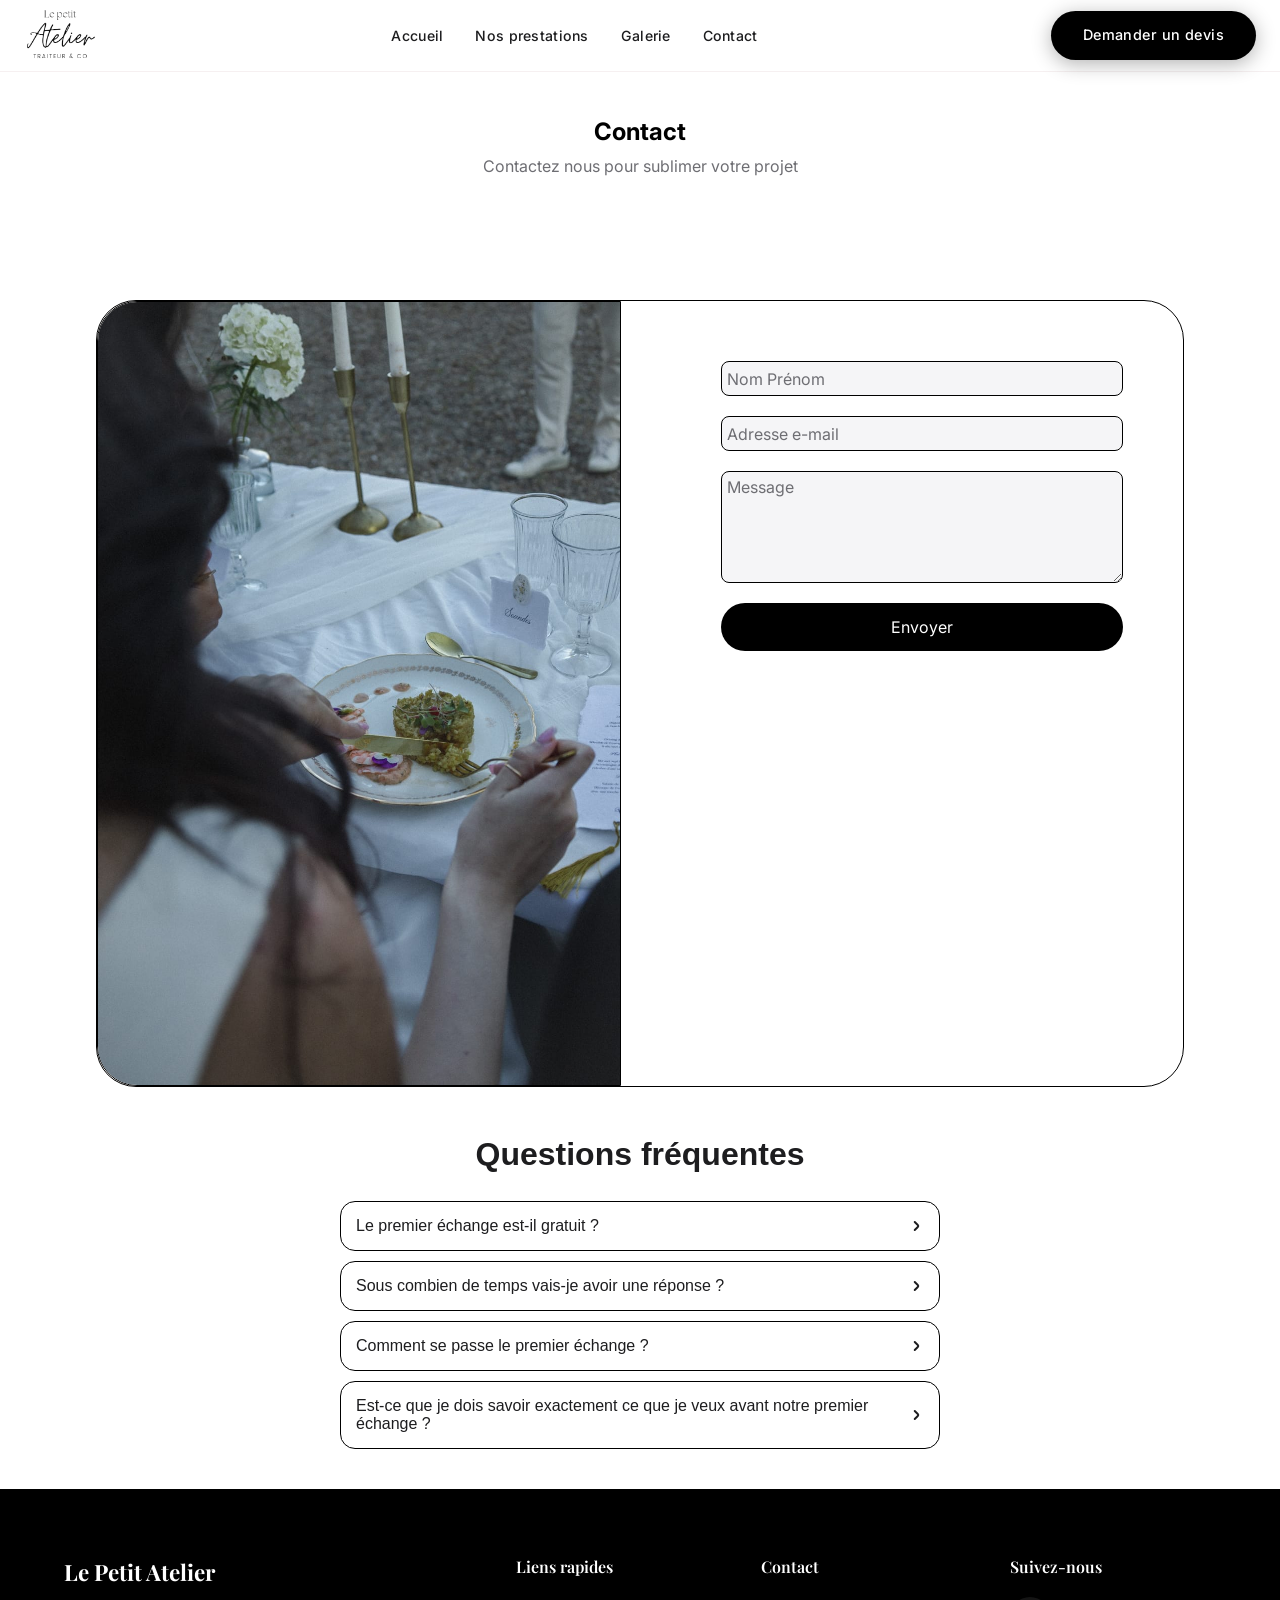
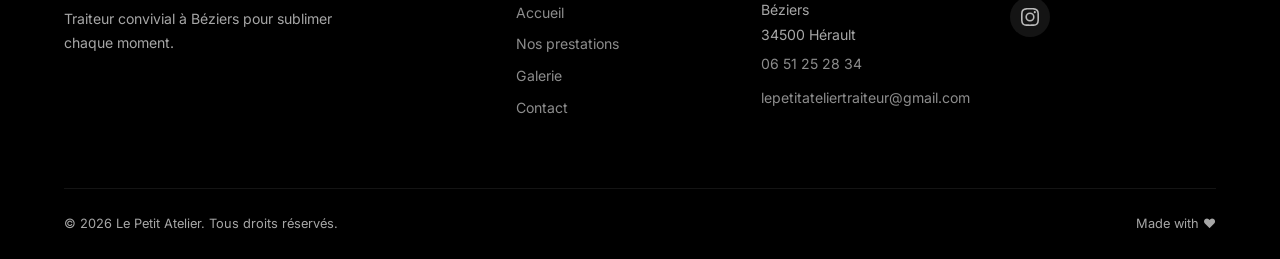
<file: contact.html>
<!DOCTYPE html>
<html lang="en">
<head>
  <meta charset="UTF-8">
  <meta name="viewport" content="width=device-width, initial-scale=1.0">

  <!-- SEO -->
  <title>Contact - Le Petit Atelier</title>
<meta name="description"
  content="Le Petit Atelier, traiteur à Béziers. Événements, plateaux repas, buffets et créations artisanales pour particuliers et professionnels.">
  <meta name="theme-color" content="#600e1a">

  <!-- Google Fonts -->
  <link rel="preconnect" href="https://fonts.googleapis.com">
  <link rel="preconnect" href="https://fonts.gstatic.com" crossorigin>
  <link
    href="https://fonts.googleapis.com/css2?family=Inter:wght@300;400;500;600;700&family=Playfair+Display:ital,wght@0,400;0,600;0,700;1,400&display=swap"
    rel="stylesheet">

  <!-- Stylesheet -->
  <link rel="stylesheet" href="styles.css">
</head>
<body class="devis__body" data-page="contact">
  <!-- ═══════════════════════════════════════════════════════
       NAVBAR
       ═══════════════════════════════════════════════════════ -->
  <nav class="navbar" id="navbar">
    <div class="navbar__inner">

      <!-- Logo -->
       <a href="index.html" class="navbar__logo">
        <img src="assets/images/logo.png" alt="Le petit atelier" class="logo">        
       </a>
        

      <!-- Desktop Links -->
      <ul class="navbar__links">
        <li><a href="index.html" data-i18n="nav_accueil">Accueil</a></li>
        <li><a href="prestations.html" data-i18n="nav_prestations">Nos prestations</a></li>
        <li><a href="galerie.html" data-i18n="nav_evenements">Galerie</a></li>
        <li><a href="contact.html" data-i18n="nav_contact">Contact</a></li>
      </ul>

      <!-- Right side: lang toggle + CTA -->
      <div class="navbar__right">

        <!-- CTA (desktop only) -->
        <a href="devis.html" class="btn btn--primary navbar__cta" data-i18n="nav_cta">Demander un devis</a>

        <!-- Hamburger (mobile) -->
        <button class="hamburger" id="hamburger" aria-label="Menu">
          <span></span>
          <span></span>
          <span></span>
        </button>
      </div>
    </div>
  </nav>

  <!-- Mobile menu overlay -->
  <div class="mobile-menu" id="mobileMenu">

    <a href="index.html" data-i18n="nav_accueil">Accueil</a>
    <a href="prestations.html" data-i18n="nav_prestations">Nos prestations</a>
    <a href="galerie.html" data-i18n="nav_evenements">Galerie</a>
    <a href="contact.html" data-i18n="nav_contact">Contact</a>
    <a href="devis.html" class="btn btn--primary" data-i18n="nav_cta">Demander un devis</a>
  </div>



    <section class="devis__page">
        <h1>Contact</h1>
        <p>Contactez nous pour sublimer votre projet<p>
        <div class="devis__card">
            <div class="devis__img-wrapper">
                <img src="assets/images/contact.png" class="devis__img">
            </div>
            <div class="devis__form-wrapper">
                <form action="submit" class="devis__form" onsubmit="return(false)">
                    <input type="text" name="name" id="name-form" placeholder="Nom Prénom" required>
                    <input type="email" name="mail" id="mail-form" placeholder="Adresse e-mail" required>
                    <textarea name="message" id="message-form" placeholder="Message" class="devis__textarea" rows="5" required></textarea>
                    <button type="submit" class="devis__submit">Envoyer</button>
                </form>
            </div>
        </div>        
    </section>

<section class="faq-section">
  <h2 class="faq-section__title">Questions fréquentes</h2>

  <div class="faq-section__item">
    <button class="faq-section__question">
      <span>Le premier échange est-il gratuit ?</span>
      <span class="faq-section__icon">
        <svg xmlns="http://www.w3.org/2000/svg" viewBox="0 0 24 24" width="1rem" height="1rem" class="faq-section__icon">
          <path d="M15.75,9.525,11.164,4.939A1.5,1.5,0,0,0,9.043,7.061l4.586,4.585a.5.5,0,0,1,0,.708L9.043,16.939a1.5,1.5,0,0,0,2.121,2.122l4.586-4.586A3.505,3.505,0,0,0,15.75,9.525Z"/>
        </svg>
      </span>
    </button>
    <div class="faq-section__answer">
      Oui, le premier contact est 100% gratuit et sans engagement.
    </div>
  </div>

  <div class="faq-section__item">
    <button class="faq-section__question">
      <span>Sous combien de temps vais-je avoir une réponse ?</span>
      <span class="faq-section__icon">
        <svg xmlns="http://www.w3.org/2000/svg" viewBox="0 0 24 24" width="1rem" height="1rem" class="faq-section__icon">
          <path d="M15.75,9.525,11.164,4.939A1.5,1.5,0,0,0,9.043,7.061l4.586,4.585a.5.5,0,0,1,0,.708L9.043,16.939a1.5,1.5,0,0,0,2.121,2.122l4.586-4.586A3.505,3.505,0,0,0,15.75,9.525Z"/>
        </svg>
      </span>
    </button>
    <div class="faq-section__answer">
      Nous répondons généralement sous 48h (souvent beaucoup plus rapidement).
    </div>
  </div>

  <div class="faq-section__item">
    <button class="faq-section__question">
      <span>Comment se passe le premier échange ?</span>
      <span class="faq-section__icon">
        <svg xmlns="http://www.w3.org/2000/svg" viewBox="0 0 24 24" width="1rem" height="1rem" class="faq-section__icon">
          <path d="M15.75,9.525,11.164,4.939A1.5,1.5,0,0,0,9.043,7.061l4.586,4.585a.5.5,0,0,1,0,.708L9.043,16.939a1.5,1.5,0,0,0,2.121,2.122l4.586-4.586A3.505,3.505,0,0,0,15.75,9.525Z"/>
        </svg>
      </span>
    </button>
    <div class="faq-section__answer">
      Nous échangeons simplement par message ou appel pour comprendre votre besoin.
    </div>
  </div>

  <div class="faq-section__item">
    <button class="faq-section__question">
      <span>Est-ce que je dois savoir exactement ce que je veux avant notre premier échange ?</span>
      <span class="faq-section__icon">
        <svg xmlns="http://www.w3.org/2000/svg" viewBox="0 0 24 24" width="1rem" height="1rem" class="faq-section__icon">
          <path d="M15.75,9.525,11.164,4.939A1.5,1.5,0,0,0,9.043,7.061l4.586,4.585a.5.5,0,0,1,0,.708L9.043,16.939a1.5,1.5,0,0,0,2.121,2.122l4.586-4.586A3.505,3.505,0,0,0,15.75,9.525Z"/>
        </svg>
      </span>
    </button>
    <div class="faq-section__answer">
      Non, vous pouvez nous contacter même si votre projet n'est pas encore clair. Nous vous aiderons à définir vos besoins.
    </div>
  </div>

</section>

  <!-- ═══════════════════════════════════════════════════════
       FOOTER
       ═══════════════════════════════════════════════════════ -->
  <footer class="footer">
    <div class="container">

      <div class="footer__grid">

        <!-- Brand -->
        <div class="footer__brand">
          <div class="footer__logo">Le Petit Atelier</div>
          <p data-i18n="footer_desc">Traiteur convivial à Béziers pour sublimer chaque moment.</p>
        </div>

        <!-- Links -->
        <div class="footer__col">
          <h4 data-i18n="footer_h_links">Liens rapides</h4>
          <a href="index.html" data-i18n="footer_link1">Accueil</a>
          <a href="prestations.html" data-i18n="footer_link2">Nos prestations</a>
          <a href="galerie.html" data-i18n="footer_link3">Galerie</a>
          <a href="contact.html" data-i18n="footer_link4">Contact</a>
        </div>

        <!-- Contact -->
        <div class="footer__col">
          <h4 data-i18n="footer_h_contact">Contact</h4>
          <p data-i18n="footer_addr">Béziers<br>34500 Hérault</p>
          <p><a href="tel:+33651252834" data-i18n="footer_phone">06 51 25 28 34</a></p>
          <p><a href="mailto:lepetitateliertraiteur@gmail.com" data-i18n="footer_email">lepetitateliertraiteur@gmail.com</a></p>
        </div>

        <!-- Socials -->
        <div class="footer__col">
          <h4 data-i18n="footer_h_social">Suivez-nous</h4>
          <div class="footer__socials">
            <!-- Instagram -->
            <a href="https://www.instagram.com/lepetitateliertraiteur/" class="footer__social" aria-label="Instagram">
              <svg viewBox="0 0 24 24">
                <path
                  d="M12 2.163c3.204 0 3.584.012 4.85.07 3.252.148 4.771 1.691 4.919 4.919.058 1.265.069 1.645.069 4.849 0 3.205-.012 3.584-.069 4.849-.149 3.225-1.664 4.771-4.919 4.919-1.266.058-1.644.07-4.85.07-3.204 0-3.584-.012-4.849-.07-3.26-.149-4.771-1.699-4.919-4.92-.058-1.265-.07-1.644-.07-4.849 0-3.204.013-3.583.07-4.849.149-3.227 1.664-4.771 4.919-4.919 1.266-.057 1.645-.069 4.849-.069zM12 0C8.741 0 8.333.014 7.053.072 2.695.272.273 2.69.073 7.052.014 8.333 0 8.741 0 12c0 3.259.014 3.668.072 4.948.2 4.358 2.618 6.78 6.98 6.98C8.333 23.986 8.741 24 12 24c3.259 0 3.668-.014 4.948-.072 4.354-.2 6.782-2.618 6.979-6.98.059-1.28.073-1.689.073-4.948 0-3.259-.014-3.667-.072-4.947-.196-4.354-2.617-6.78-6.979-6.98C15.668.014 15.259 0 12 0zm0 5.838a6.162 6.162 0 100 12.324 6.162 6.162 0 000-12.324zM12 16a4 4 0 110-8 4 4 0 010 8zm6.406-11.845a1.44 1.44 0 100 2.881 1.44 1.44 0 000-2.881z" />
              </svg>
            </a>

          </div>
        </div>

      </div>

      <!-- Bottom bar -->
      <div class="footer__bottom">
        <p data-i18n="footer_copy">© 2026 Le Petit Atelier. Tous droits réservés.</p>
        <p>Made with ♥</p>
      </div>

    </div>
  </footer>


    <script src="script.js"></script>
</body>
</html>
</file>
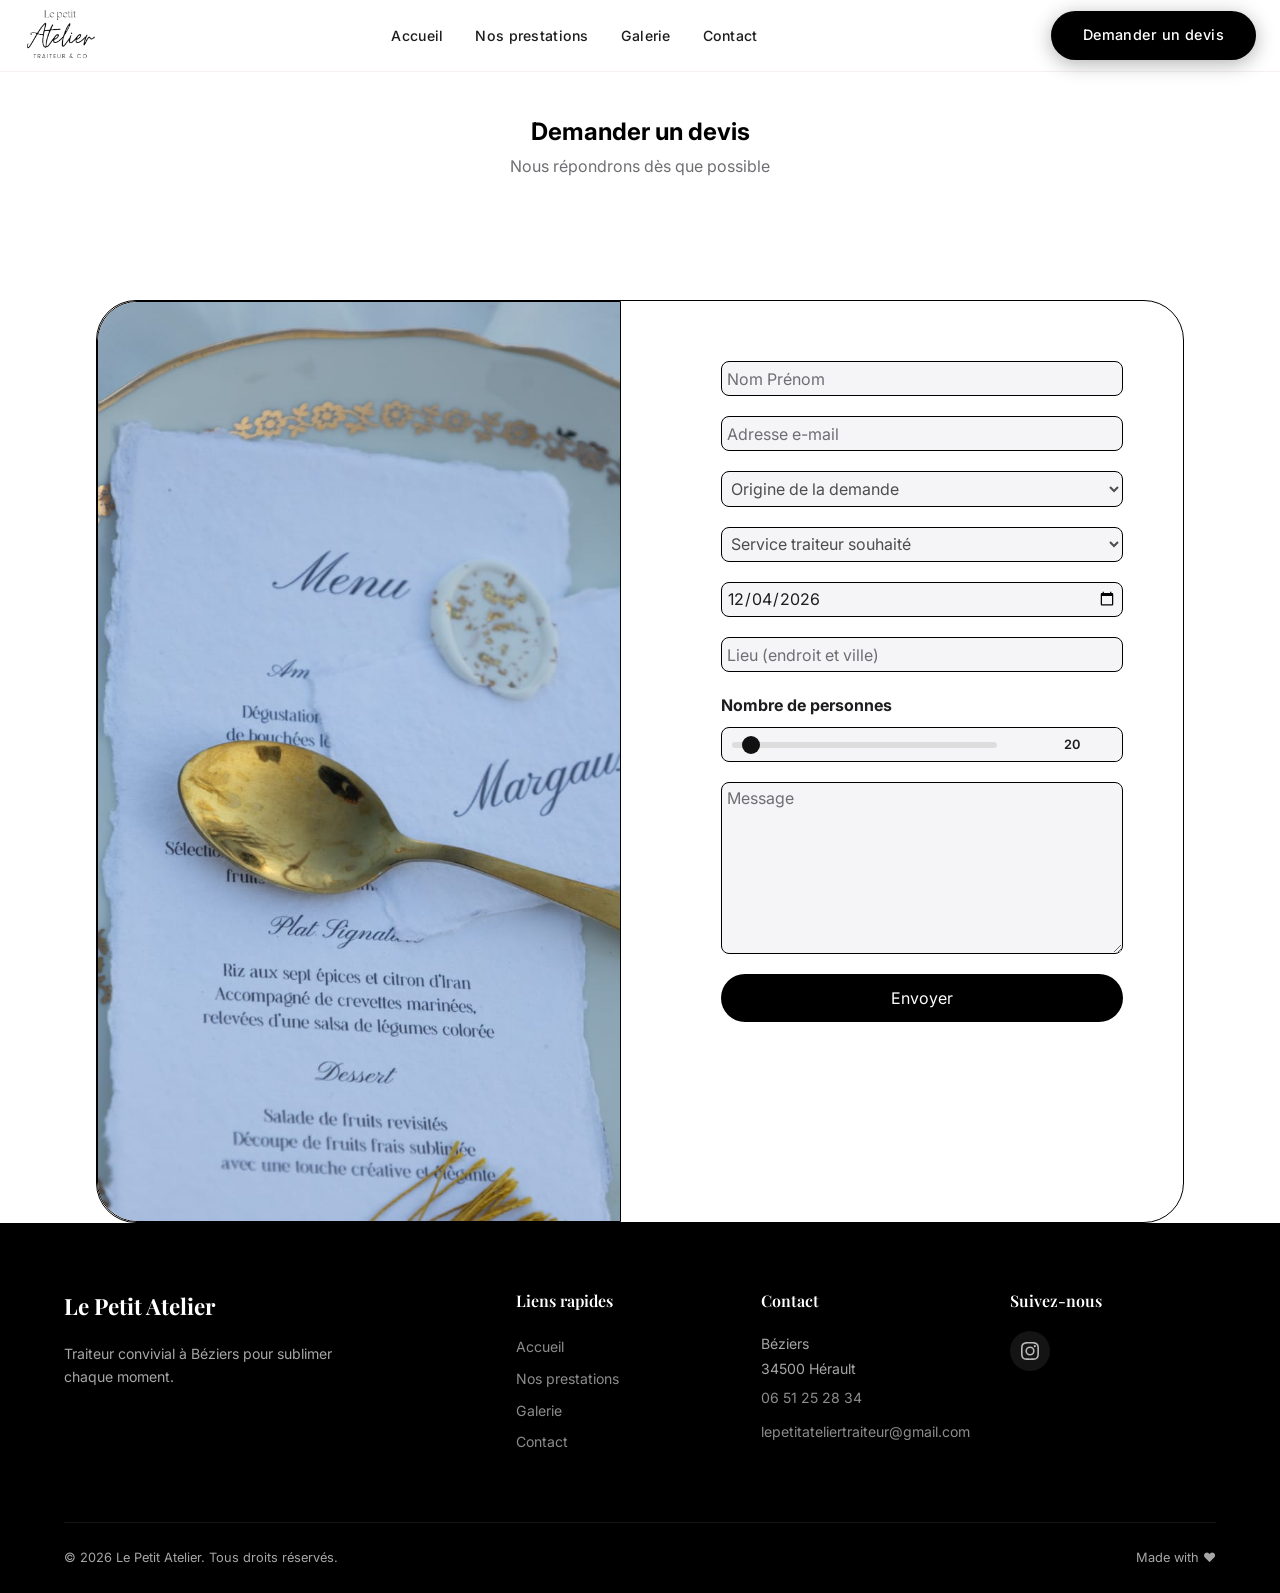
<file: devis.html>
<!DOCTYPE html>
<html lang="en">
<head>
  <meta charset="UTF-8">
  <meta name="viewport" content="width=device-width, initial-scale=1.0">

  <!-- SEO -->
  <title>Demander un devis - Le Petit Atelier</title>
<meta name="description"
  content="Le Petit Atelier, traiteur à Béziers. Événements, plateaux repas, buffets et créations artisanales pour particuliers et professionnels.">
  <meta name="theme-color" content="#600e1a">

  <!-- Google Fonts -->
  <link rel="preconnect" href="https://fonts.googleapis.com">
  <link rel="preconnect" href="https://fonts.gstatic.com" crossorigin>
  <link
    href="https://fonts.googleapis.com/css2?family=Inter:wght@300;400;500;600;700&family=Playfair+Display:ital,wght@0,400;0,600;0,700;1,400&display=swap"
    rel="stylesheet">

  <!-- Stylesheet -->
  <link rel="stylesheet" href="styles.css">
</head>
<body class="devis__body" data-page="devis">
  <!-- ═══════════════════════════════════════════════════════
       NAVBAR
       ═══════════════════════════════════════════════════════ -->
  <nav class="navbar" id="navbar">
    <div class="navbar__inner">

      <!-- Logo -->
       <a href="index.html" class="navbar__logo">
        <img src="assets/images/logo.png" alt="Le petit atelier" class="logo">        
       </a>
        

      <!-- Desktop Links -->
      <ul class="navbar__links">
        <li><a href="index.html" data-i18n="nav_accueil">Accueil</a></li>
        <li><a href="prestations.html" data-i18n="nav_prestations">Nos prestations</a></li>
        <li><a href="galerie.html" data-i18n="nav_evenements">Galerie</a></li>
        <li><a href="contact.html" data-i18n="nav_contact">Contact</a></li>
      </ul>

      <!-- Right side: lang toggle + CTA -->
      <div class="navbar__right">

        <!-- CTA (desktop only) -->
        <a href="devis.html" class="btn btn--primary navbar__cta" data-i18n="nav_cta">Demander un devis</a>

        <!-- Hamburger (mobile) -->
        <button class="hamburger" id="hamburger" aria-label="Menu">
          <span></span>
          <span></span>
          <span></span>
        </button>
      </div>
    </div>
  </nav>

  <!-- Mobile menu overlay -->
  <div class="mobile-menu" id="mobileMenu">

    <a href="index.html" data-i18n="nav_accueil">Accueil</a>
    <a href="prestations.html" data-i18n="nav_prestations">Nos prestations</a>
    <a href="galerie.html" data-i18n="nav_evenements">Galerie</a>
    <a href="contact.html" data-i18n="nav_contact">Contact</a>
    <a href="devis.html" class="btn btn--primary" data-i18n="nav_cta">Demander un devis</a>
  </div>



    <section class="devis__page">
        <h1>Demander un devis</h1>
        <p>Nous répondrons dès que possible<p>
        <div class="devis__card">
            <div class="devis__img-wrapper">
                <img src="assets/images/devis.png" class="devis__img">
            </div>
            <div class="devis__form-wrapper">
                <form action="submit" class="devis__form" onsubmit="return(false)">
                    <input type="text" name="name" id="name-form" placeholder="Nom Prénom" required>
                    <input type="email" name="mail" id="mail-form" placeholder="Adresse e-mail" required>
                    <select name="origin" id="origin-form" required class="select-placeholder">
                        <option value="" disabled selected hidden>Origine de la demande</option>
                        <option value="social">Réseaux sociaux</option>
                        <option value="recommandation">Recommandation</option>
                        <option value="internet">Recherche sur Internet</option>
                        <option value="event">Événement</option>
                        <option value="other">Autre</option>
                    </select>
                    <select name="service" id="service-form" required class="select-placeholder">
                        <option value="" disabled selected hidden>Service traiteur souhaité</option>
                        <option value="catering-dejeuner">Catering entreprise déjeuner</option>
                        <option value="catering-diner">Catering entreprise dîner</option>
                        <option value="mariage">Prestation mariage</option>
                        <option value="birthday">Buffet anniversaire</option>
                        <option value="inauguration">Inauguration</option>
                        <option value="plateaux-sucre-sale">Plateaux sucrés/salés</option>
                        <option value="fruits">Plateaux de fruits</option>
                        <option value="brunch">Brunch</option>
                        <option value="cocktail">Cocktails</option>
                        <option value="other">Autre</option>
                    </select>
                    <input type="date" name="date" id="date-form" value="2000-01-01" min={new Date().toISOString().split('T')[0]} required>
                    <input type="text" placeholder="Lieu (endroit et ville)" required >
                    <div class="range-wrapper range-desktop">
                      <h4>Nombre de personnes</h4>
                      <div class="range">
                        <input type="range" id="people" min="0" max="500" value="20" step="5">
                        <div class="input-people-wrapper">
                          <input type="number" id="range-value" name="range-value" min="0" max="500" value="20" step="5">
                          <label for="range-value" id="range-label"></label>                               
                        </div>                        
                      </div>             
                    </div>
                    <input type="number" name="people" id="people-mobile" class="range-mobile" min="1" max="500" required placeholder="Nombre de personnes">
                    <textarea name="message" id="message-form" placeholder="Message" class="devis__textarea" rows="8" required></textarea>
                    <button type="submit" class="devis__submit">Envoyer</button>
                </form>
            </div>
        </div>        
    </section>




  <!-- ═══════════════════════════════════════════════════════
       FOOTER
       ═══════════════════════════════════════════════════════ -->
  <footer class="footer">
    <div class="container">

      <div class="footer__grid">

        <!-- Brand -->
        <div class="footer__brand">
          <div class="footer__logo">Le Petit Atelier</div>
          <p data-i18n="footer_desc">Traiteur convivial à Béziers pour sublimer chaque moment.</p>
        </div>

        <!-- Links -->
        <div class="footer__col">
          <h4 data-i18n="footer_h_links">Liens rapides</h4>
          <a href="index.html" data-i18n="footer_link1">Accueil</a>
          <a href="prestations.html" data-i18n="footer_link2">Nos prestations</a>
          <a href="galerie.html" data-i18n="footer_link3">Galerie</a>
          <a href="contact.html" data-i18n="footer_link4">Contact</a>
        </div>

        <!-- Contact -->
        <div class="footer__col">
          <h4 data-i18n="footer_h_contact">Contact</h4>
          <p data-i18n="footer_addr">Béziers<br>34500 Hérault</p>
          <p><a href="tel:+33651252834" data-i18n="footer_phone">06 51 25 28 34</a></p>
          <p><a href="mailto:lepetitateliertraiteur@gmail.com" data-i18n="footer_email">lepetitateliertraiteur@gmail.com</a></p>
        </div>

        <!-- Socials -->
        <div class="footer__col">
          <h4 data-i18n="footer_h_social">Suivez-nous</h4>
          <div class="footer__socials">
            <!-- Instagram -->
            <a href="https://www.instagram.com/lepetitateliertraiteur/" class="footer__social" aria-label="Instagram">
              <svg viewBox="0 0 24 24">
                <path
                  d="M12 2.163c3.204 0 3.584.012 4.85.07 3.252.148 4.771 1.691 4.919 4.919.058 1.265.069 1.645.069 4.849 0 3.205-.012 3.584-.069 4.849-.149 3.225-1.664 4.771-4.919 4.919-1.266.058-1.644.07-4.85.07-3.204 0-3.584-.012-4.849-.07-3.26-.149-4.771-1.699-4.919-4.92-.058-1.265-.07-1.644-.07-4.849 0-3.204.013-3.583.07-4.849.149-3.227 1.664-4.771 4.919-4.919 1.266-.057 1.645-.069 4.849-.069zM12 0C8.741 0 8.333.014 7.053.072 2.695.272.273 2.69.073 7.052.014 8.333 0 8.741 0 12c0 3.259.014 3.668.072 4.948.2 4.358 2.618 6.78 6.98 6.98C8.333 23.986 8.741 24 12 24c3.259 0 3.668-.014 4.948-.072 4.354-.2 6.782-2.618 6.979-6.98.059-1.28.073-1.689.073-4.948 0-3.259-.014-3.667-.072-4.947-.196-4.354-2.617-6.78-6.979-6.98C15.668.014 15.259 0 12 0zm0 5.838a6.162 6.162 0 100 12.324 6.162 6.162 0 000-12.324zM12 16a4 4 0 110-8 4 4 0 010 8zm6.406-11.845a1.44 1.44 0 100 2.881 1.44 1.44 0 000-2.881z" />
              </svg>
            </a>

          </div>
        </div>

      </div>

      <!-- Bottom bar -->
      <div class="footer__bottom">
        <p data-i18n="footer_copy">© 2026 Le Petit Atelier. Tous droits réservés.</p>
        <p>Made with ♥</p>
      </div>

    </div>
  </footer>


    <script src="script.js"></script>
</body>
</html>
</file>
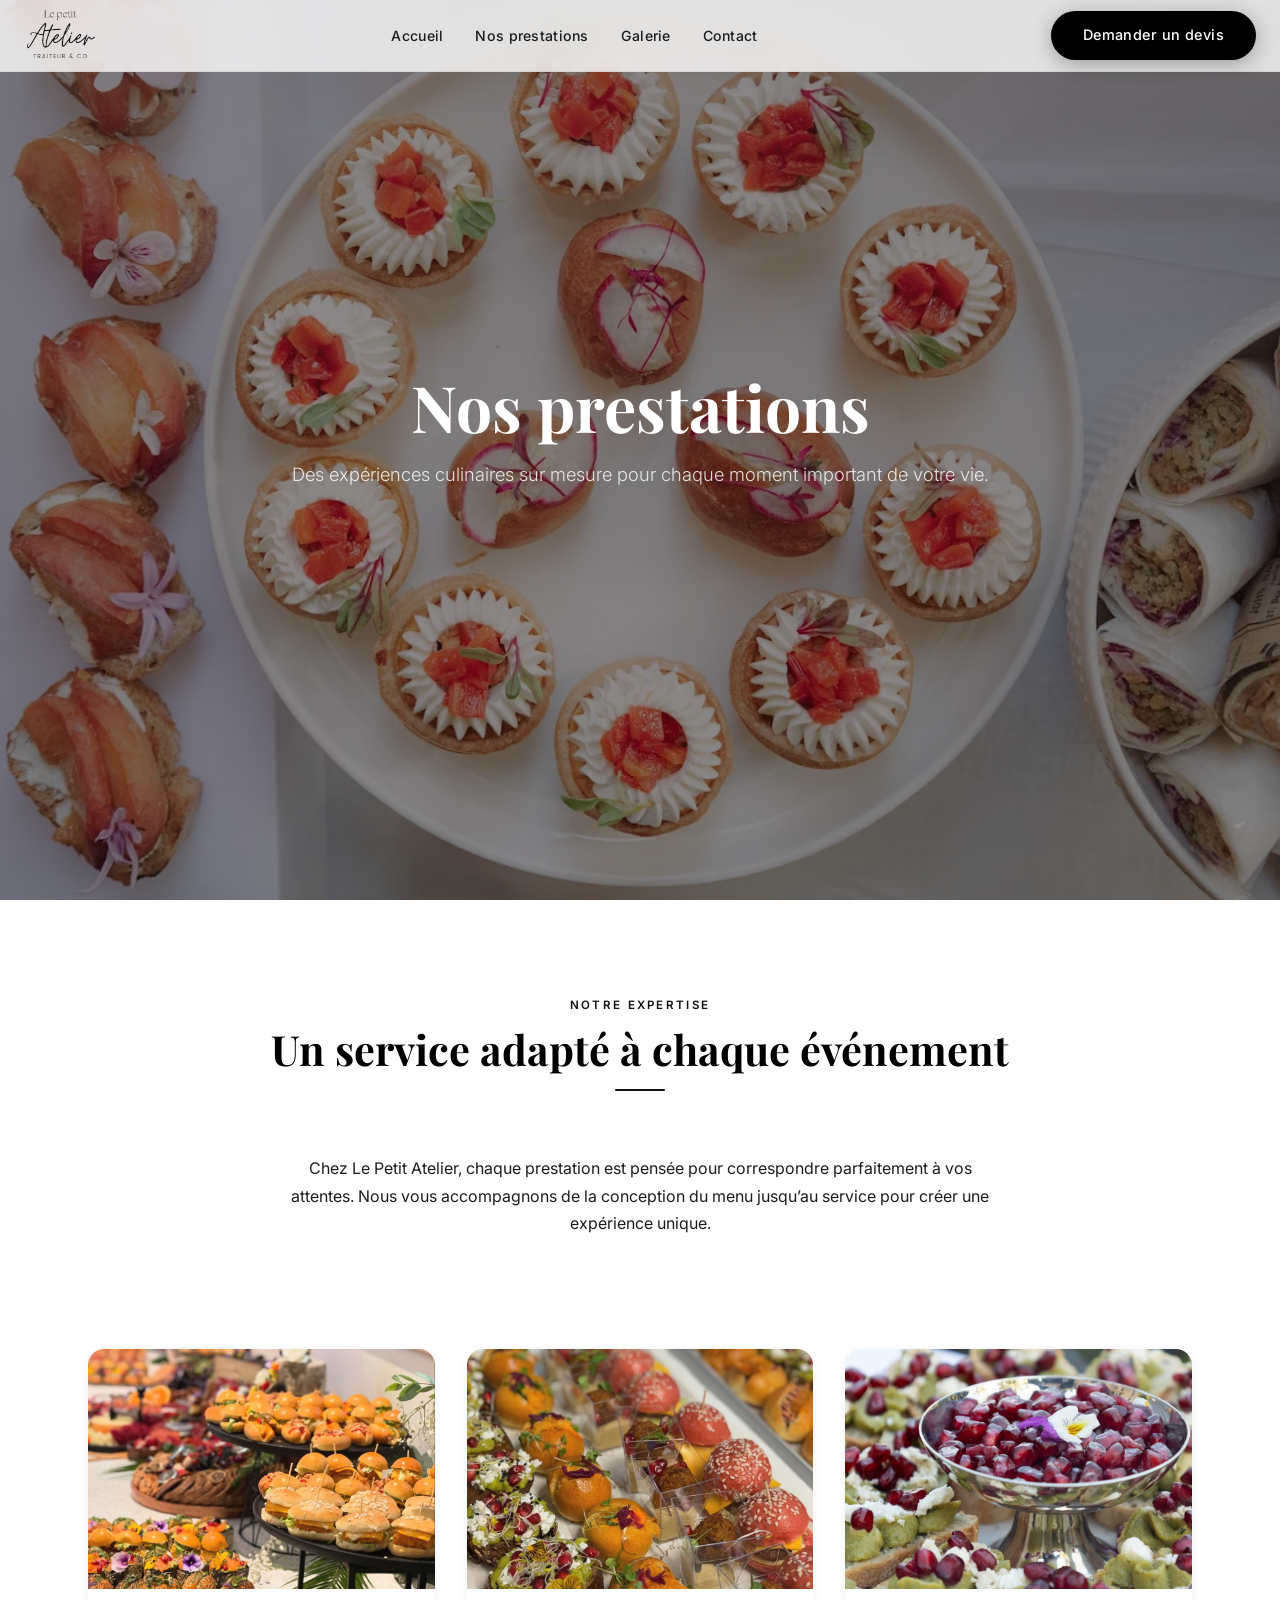
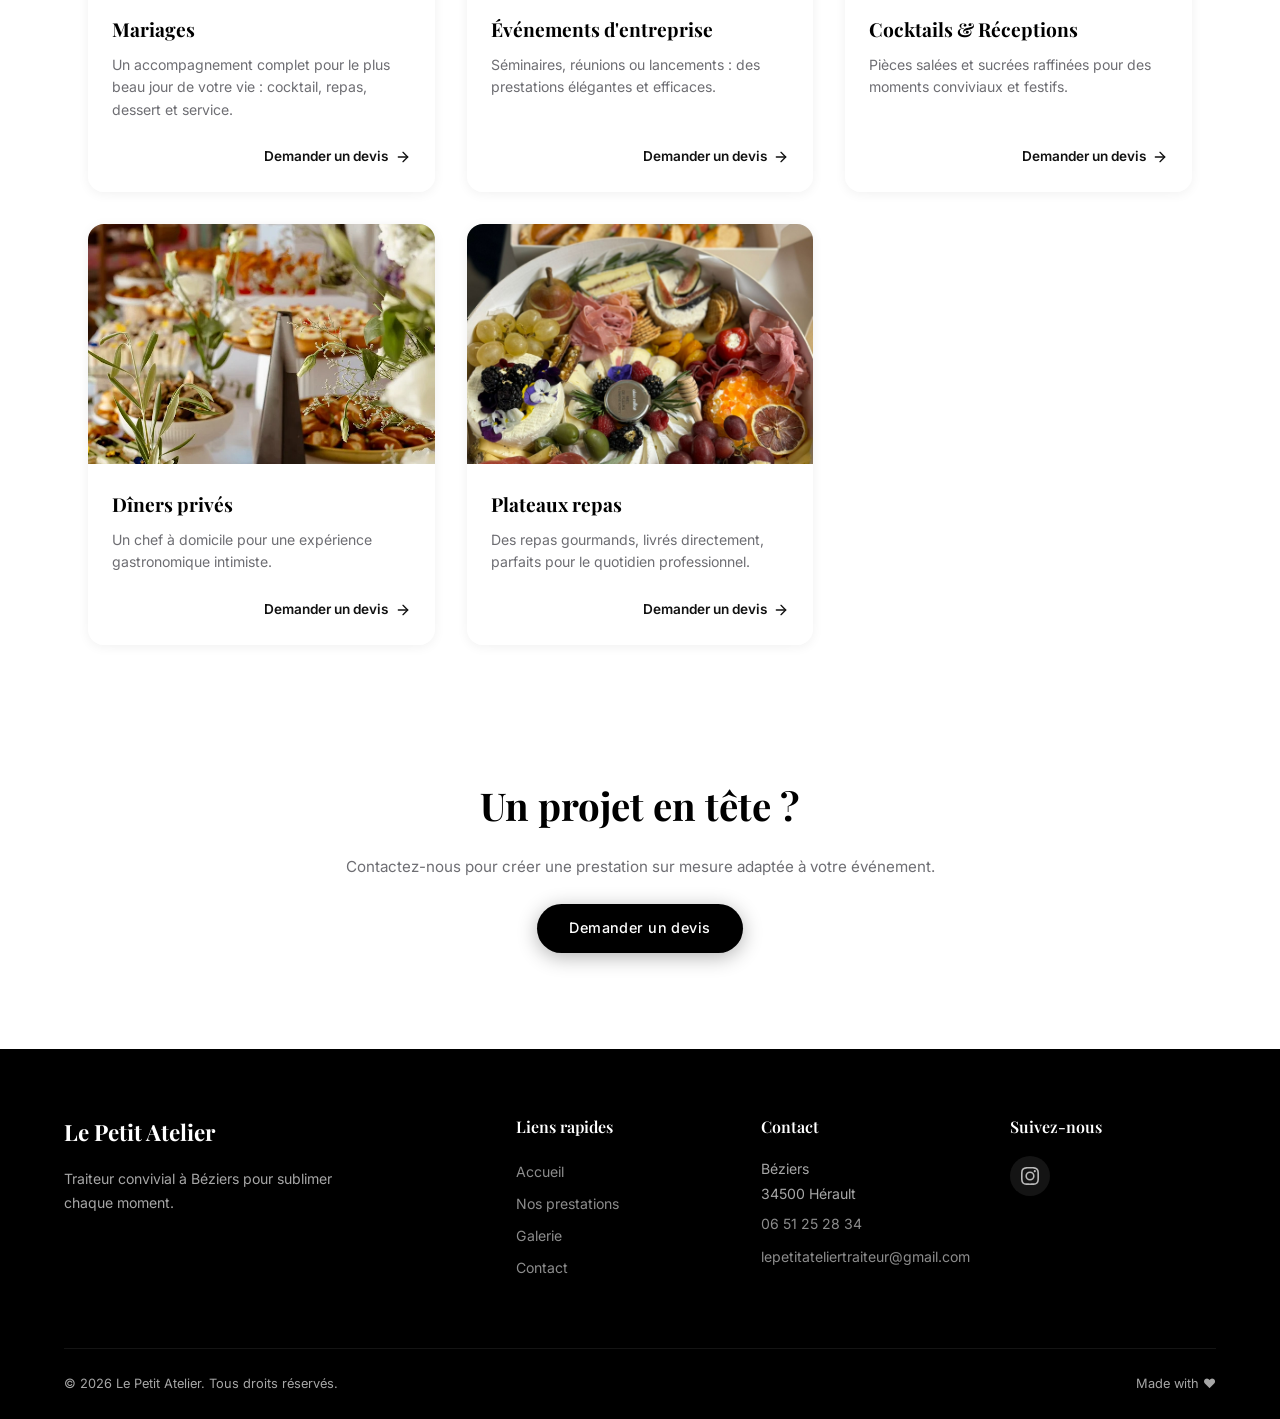
<file: prestations.html>
<!DOCTYPE html>
<html lang="fr">

<head>
  <meta charset="UTF-8">
  <meta name="viewport" content="width=device-width, initial-scale=1.0">

  <!-- SEO -->
  <title>Nos prestations - Le Petit Atelier</title>
<meta name="description"
  content="Le Petit Atelier, traiteur à Béziers. Événements, plateaux repas, buffets et créations artisanales pour particuliers et professionnels.">
  <meta name="theme-color" content="#600e1a">

  <!-- Google Fonts -->
  <link rel="preconnect" href="https://fonts.googleapis.com">
  <link rel="preconnect" href="https://fonts.gstatic.com" crossorigin>
  <link
    href="https://fonts.googleapis.com/css2?family=Inter:wght@300;400;500;600;700&family=Playfair+Display:ital,wght@0,400;0,600;0,700;1,400&display=swap"
    rel="stylesheet">

  <!-- Stylesheet -->
  <link rel="stylesheet" href="styles.css">
</head>

<body data-page="prestations">

  <!-- ═══════════════════════════════════════════════════════
       NAVBAR
       ═══════════════════════════════════════════════════════ -->
  <nav class="navbar" id="navbar">
    <div class="navbar__inner">

      <!-- Logo -->
       <a href="index.html" class="navbar__logo">
        <img src="assets/images/logo.png" alt="Le petit atelier" class="logo">        
       </a>
        

      <!-- Desktop Links -->
      <ul class="navbar__links">
        <li><a href="index.html" data-i18n="nav_accueil">Accueil</a></li>
        <li><a href="prestations.html" data-i18n="nav_prestations">Nos prestations</a></li>
        <li><a href="galerie.html" data-i18n="nav_evenements">Galerie</a></li>
        <li><a href="contact.html" data-i18n="nav_contact">Contact</a></li>
      </ul>

      <!-- Right side: lang toggle + CTA -->
      <div class="navbar__right">

        <!-- CTA (desktop only) -->
        <a href="devis.html" class="btn btn--primary navbar__cta" data-i18n="nav_cta">Demander un devis</a>

        <!-- Hamburger (mobile) -->
        <button class="hamburger" id="hamburger" aria-label="Menu">
          <span></span>
          <span></span>
          <span></span>
        </button>
      </div>
    </div>
  </nav>

  <!-- Mobile menu overlay -->
  <div class="mobile-menu" id="mobileMenu">

    <a href="index.html" data-i18n="nav_accueil">Accueil</a>
    <a href="prestations.html" data-i18n="nav_prestations">Nos prestations</a>
    <a href="galerie.html" data-i18n="nav_evenements">Galerie</a>
    <a href="contact.html" data-i18n="nav_contact">Contact</a>
    <a href="devis.html" class="btn btn--primary" data-i18n="nav_cta">Demander un devis</a>
  </div>

  <!-- HERO -->
  <section class="hero">
    <div class="hero__bg">
      <img src="assets/images/prestations-overview.png">
    </div>
    <div class="hero__overlay"></div>

    <div class="hero__content">
      <h1 class="hero__title">Nos prestations</h1>
      <p class="hero__subtitle" data-i18n="hero_subtitle">
        Des expériences culinaires sur mesure pour chaque moment important de votre vie.
      </p>
    </div>
  </section>

  <!-- INTRO -->
  <section class="prestations-detail">
    <div class="container">
      <div class="section-header">
        <span class="section-header__label">Notre expertise</span>
        <h2 class="section-header__title">Un service adapté à chaque événement</h2>
        <div class="section-header__line"></div>
      </div>

      <p style="text-align:center;max-width:700px;margin:auto;">
        Chez Le Petit Atelier, chaque prestation est pensée pour correspondre parfaitement à vos attentes.
        Nous vous accompagnons de la conception du menu jusqu’au service pour créer une expérience unique.
      </p>
    </div>
  </section>

  <!-- LISTE PRESTATIONS -->
  <section class="prestations__page">
    <div class="container">

      <div class="carousel__track" style="display:grid;grid-template-columns:repeat(auto-fit,minmax(280px,1fr));gap:2rem;">

        <!-- Mariages -->
        <article class="card reveal">
          <div class="card__image">
            <img src="assets/images/card-mariages.png">
          </div>
          <div class="card__body">
            <h3 class="card__title">Mariages</h3>
            <p class="card__text">
              Un accompagnement complet pour le plus beau jour de votre vie : cocktail, repas, dessert et service.
            </p>
            <a href="devis.html?service=mariage" class="card__link prestations__link" data-i18n="card_btn">
              Demander un devis
              <svg viewBox="0 0 24 24" fill="none" stroke="currentColor" stroke-width="2" stroke-linecap="round"
                stroke-linejoin="round">
                <path d="M5 12h14" />
                <path d="m12 5 7 7-7 7" />
              </svg>
            </a>
          </div>
        </article>

        <!-- Entreprise -->
        <article class="card reveal">
          <div class="card__image">
            <img src="assets/images/card-entreprise.png">
          </div>
          <div class="card__body">
            <h3 class="card__title">Événements d'entreprise</h3>
            <p class="card__text">
              Séminaires, réunions ou lancements : des prestations élégantes et efficaces.
            </p>
            <a href="devis.html?service=catering-dejeuner" class="card__link prestations__link" data-i18n="card_btn">
              Demander un devis
              <svg viewBox="0 0 24 24" fill="none" stroke="currentColor" stroke-width="2" stroke-linecap="round"
                stroke-linejoin="round">
                <path d="M5 12h14" />
                <path d="m12 5 7 7-7 7" />
              </svg>
            </a>
          </div>
        </article>

        <!-- Cocktails -->
        <article class="card reveal">
          <div class="card__image">
            <img src="assets/images/card-cocktails.png">
          </div>
          <div class="card__body">
            <h3 class="card__title">Cocktails & Réceptions</h3>
            <p class="card__text">
              Pièces salées et sucrées raffinées pour des moments conviviaux et festifs.
            </p>
            <a href="devis.html?service=cocktail" class="card__link prestations__link" data-i18n="card_btn">
              Demander un devis
              <svg viewBox="0 0 24 24" fill="none" stroke="currentColor" stroke-width="2" stroke-linecap="round"
                stroke-linejoin="round">
                <path d="M5 12h14" />
                <path d="m12 5 7 7-7 7" />
              </svg>
            </a>
          </div>
        </article>

        <!-- Dîners -->
        <article class="card reveal">
          <div class="card__image">
            <img src="assets/images/card-diners.png">
          </div>
          <div class="card__body">
            <h3 class="card__title">Dîners privés</h3>
            <p class="card__text">
              Un chef à domicile pour une expérience gastronomique intimiste.
            </p>
            <a href="devis.html?service=catering-diner" class="card__link prestations__link" data-i18n="card_btn">
              Demander un devis
              <svg viewBox="0 0 24 24" fill="none" stroke="currentColor" stroke-width="2" stroke-linecap="round"
                stroke-linejoin="round">
                <path d="M5 12h14" />
                <path d="m12 5 7 7-7 7" />
              </svg>
            </a>
          </div>
        </article>

        <!-- Plateaux -->
        <article class="card reveal">
          <div class="card__image">
            <img src="assets/images/card-plateaux.png">
          </div>
          <div class="card__body">
            <h3 class="card__title">Plateaux repas</h3>
            <p class="card__text">
              Des repas gourmands, livrés directement, parfaits pour le quotidien professionnel.
            </p>
            <a href="devis.html?service=plateaux-sucre-sale" class="card__link prestations__link" data-i18n="card_btn">
              Demander un devis
              <svg viewBox="0 0 24 24" fill="none" stroke="currentColor" stroke-width="2" stroke-linecap="round"
                stroke-linejoin="round">
                <path d="M5 12h14" />
                <path d="m12 5 7 7-7 7" />
              </svg>
            </a>
          </div>
        </article>

      </div>

    </div>
  </section>

  <!-- CTA -->
  <section class="savoir-faire">
    <div class="container">
      <div class="savoir-faire__text" style="text-align:center;">
        <h2 class="savoir-faire__title">Un projet en tête ?</h2>
        <p class="savoir-faire__desc">
          Contactez-nous pour créer une prestation sur mesure adaptée à votre événement.
        </p>
        <a href="devis.html" class="btn btn--primary">Demander un devis</a>
      </div>
    </div>
  </section>

  <!-- ═══════════════════════════════════════════════════════
       FOOTER
       ═══════════════════════════════════════════════════════ -->
  <footer class="footer">
    <div class="container">

      <div class="footer__grid">

        <!-- Brand -->
        <div class="footer__brand">
          <div class="footer__logo">Le Petit Atelier</div>
          <p data-i18n="footer_desc">Traiteur convivial à Béziers pour sublimer chaque moment.</p>
        </div>

        <!-- Links -->
        <div class="footer__col">
          <h4 data-i18n="footer_h_links">Liens rapides</h4>
          <a href="index.html" data-i18n="footer_link1">Accueil</a>
          <a href="prestations.html" data-i18n="footer_link2">Nos prestations</a>
          <a href="galerie.html" data-i18n="footer_link3">Galerie</a>
          <a href="contact.html" data-i18n="footer_link4">Contact</a>
        </div>

        <!-- Contact -->
        <div class="footer__col">
          <h4 data-i18n="footer_h_contact">Contact</h4>
          <p data-i18n="footer_addr">Béziers<br>34500 Hérault</p>
          <p><a href="tel:+33651252834" data-i18n="footer_phone">06 51 25 28 34</a></p>
          <p><a href="mailto:lepetitateliertraiteur@gmail.com" data-i18n="footer_email">lepetitateliertraiteur@gmail.com</a></p>
        </div>

        <!-- Socials -->
        <div class="footer__col">
          <h4 data-i18n="footer_h_social">Suivez-nous</h4>
          <div class="footer__socials">
            <!-- Instagram -->
            <a href="https://www.instagram.com/lepetitateliertraiteur/" class="footer__social" aria-label="Instagram">
              <svg viewBox="0 0 24 24">
                <path
                  d="M12 2.163c3.204 0 3.584.012 4.85.07 3.252.148 4.771 1.691 4.919 4.919.058 1.265.069 1.645.069 4.849 0 3.205-.012 3.584-.069 4.849-.149 3.225-1.664 4.771-4.919 4.919-1.266.058-1.644.07-4.85.07-3.204 0-3.584-.012-4.849-.07-3.26-.149-4.771-1.699-4.919-4.92-.058-1.265-.07-1.644-.07-4.849 0-3.204.013-3.583.07-4.849.149-3.227 1.664-4.771 4.919-4.919 1.266-.057 1.645-.069 4.849-.069zM12 0C8.741 0 8.333.014 7.053.072 2.695.272.273 2.69.073 7.052.014 8.333 0 8.741 0 12c0 3.259.014 3.668.072 4.948.2 4.358 2.618 6.78 6.98 6.98C8.333 23.986 8.741 24 12 24c3.259 0 3.668-.014 4.948-.072 4.354-.2 6.782-2.618 6.979-6.98.059-1.28.073-1.689.073-4.948 0-3.259-.014-3.667-.072-4.947-.196-4.354-2.617-6.78-6.979-6.98C15.668.014 15.259 0 12 0zm0 5.838a6.162 6.162 0 100 12.324 6.162 6.162 0 000-12.324zM12 16a4 4 0 110-8 4 4 0 010 8zm6.406-11.845a1.44 1.44 0 100 2.881 1.44 1.44 0 000-2.881z" />
              </svg>
            </a>

          </div>
        </div>

      </div>

      <!-- Bottom bar -->
      <div class="footer__bottom">
        <p data-i18n="footer_copy">© 2026 Le Petit Atelier. Tous droits réservés.</p>
        <p>Made with ♥</p>
      </div>

    </div>
  </footer>

  <script src="script.js"></script>

</body>
</html>
</file>
<file: styles.css>
:root {
    /* Colors — Apple style */
    --accent: #111111;
    --btn: #000000;
    --primary-hover: #333333;

    --white: #ffffff;
    --dark: #000000;

    --text: #1d1d1f;
    --text-light: #6e6e73;

    --bg: #ffffff;
    --bg-light: #f5f5f7;

    --navbar: rgba(255, 255, 255, 0.8);
    --navbar-muted: rgba(255, 255, 255, 0.6);
    --nav-text: #1d1d1f;

    --contrast: rgba(0, 0, 0, 0.4);

    --gold: rgb(194, 161, 76);

    /* Tu peux garder ça si utilisé ailleurs */
    --shewem: #000000;
    --perle: #ffffff;
    --brume: #d2d2d7;
    --heritage: #f5f5f7;

    /* Typography */
    --font-serif: 'Playfair Display', Georgia, serif;
    --font-sans: 'Inter', -apple-system, BlinkMacSystemFont, 'Segoe UI', sans-serif;

    /* Spacing & misc (inchangé) */
    --space-xs: 0.5rem;
    --space-sm: 1rem;
    --space-md: 1.5rem;
    --space-lg: 2.5rem;
    --space-xl: 4rem;
    --space-2xl: 6rem;

    --radius: 8px;
    --radius-lg: 16px;

    --shadow: 0 2px 12px rgba(0, 0, 0, 0.06);
    --shadow-md: 0 4px 20px rgba(0, 0, 0, 0.08);
    --shadow-lg: 0 8px 30px rgba(0, 0, 0, 0.10);

    --transition: 0.3s ease;
    --navbar-h: 72px;
}

/* ── Reset & Base ─────────────────────────────────────────── */
*,
*::before,
*::after {
    margin: 0;
    padding: 0;
    box-sizing: border-box;
}

html {
    scroll-behavior: smooth;
    font-size: 16px;
    -webkit-font-smoothing: antialiased;
    -moz-osx-font-smoothing: grayscale;
    min-height: 100vh;
    width: 100%;
    overflow-x: hidden;
}

body {
    font-family: var(--font-sans);
    color: var(--text);
    background-color:var(--bg);
    line-height: 1.7;
    overflow-x: hidden;
    box-sizing: border-box;
    width: 100%;
    margin: 0;
}

img {
    display: block;
    max-width: 100%;
    height: auto;
}

a {
    text-decoration: none;
    color: inherit;
    transition: color var(--transition);
}

ul {
    list-style: none;
}

/* ── Utility ──────────────────────────────────────────────── */
.container {
    width: 100%;
    max-width: 1200px;
    margin: 0 auto;
    padding: 0 var(--space-md);
}

/* ── Buttons ──────────────────────────────────────────────── */
.btn {
    display: inline-flex;
    align-items: center;
    justify-content: center;
    gap: 0.5rem;
    padding: 0.75rem 2rem;
    border: none;
    border-radius: 50px;
    font-family: var(--font-sans);
    font-size: 0.9rem;
    font-weight: 500;
    letter-spacing: 0.03em;
    cursor: pointer;
    transition: all var(--transition);
    white-space: nowrap;
}

.btn--primary {
    background: var(--btn);
    color: var(--white);
    box-shadow: 0 4px 20px rgba(0, 0, 0, 0.3);
}

.btn--primary:hover {
    background: var(--primary-hover);
    color: var(--white);
    transform: translateY(-2px);
    box-shadow: 0 6px 28px rgba(0, 0, 0, 0.4);
}

.btn--outline {
    background: transparent;
    color: var(--white);
    border: 1.5px solid var(--white);
}

.btn--outline:hover {
    background: var(--white);
    color: var(--shewem);
    transform: translateY(-2px);
}

.btn--outline-dark {
    background: transparent;
    color: var(--shewem);
    border: 1.5px solid var(--shewem);
}

.btn--outline-dark:hover {
    background: var(--shewem);
    color: var(--white);
    transform: translateY(-2px);
}

.btn--white {
    background: var(--white);
    color: var(--shewem);
}

.btn--white:hover {
    background: var(--perle);
    transform: translateY(-2px);
    box-shadow: 0 6px 28px rgba(0, 0, 0, 0.12);
}

/* ── NAVBAR ───────────────────────────────────────────────── */
.navbar {
    position: fixed;
    top: 0;
    left: 0;
    width: 100%;
    height: var(--navbar-h);
    z-index: 1000;
    background: var(--navbar);
    backdrop-filter: blur(16px);
    -webkit-backdrop-filter: blur(16px);
    border-bottom: 1px solid rgba(96, 14, 26, 0.06);
    transition: background var(--transition), box-shadow var(--transition);
}

.navbar.scrolled {
    box-shadow: var(--shadow);
    background: var(--navbar-muted);
}

.navbar__inner {
    display: flex;
    align-items: center;
    justify-content: space-between;
    height: 100%;
    max-width: 1300px;
    margin: 0 auto;
    padding: 0 var(--space-md);
    position: relative;
}

/* Logo */
.navbar__logo {
    display: flex;
    align-items: center;
    padding: 0;
    height: var(--navbar-h);
    transition: 0.3s;
    /* Use full navbar height without overflowing */
    position: absolute;
    left: 50%;
    transform: translateX(-50%);
    color: var(--white);
}

.navbar__logo:hover {
    transform: scale(1.05);
    color: var(--accent);
}

.logo {
    height: 80%;
}

/* Nav links */
.navbar__links {
    display: none;
    gap: 2rem;
    align-items: center;
}

.navbar__links a {
    font-size: 0.88rem;
    font-weight: 500;
    color: var(--nav-text);
    position: relative;
    padding: 0.25rem 0;
    letter-spacing: 0.02em;
}

.navbar__links a::after {
    content: '';
    position: absolute;
    bottom: 0;
    left: 0;
    width: 0;
    height: 2px;
    background: var(--accent);
    transition: width var(--transition);
}

.navbar__links a:not(.btn):hover::after {
    width: 100%;
}

.navbar__links a:hover {
    filter: brightness(150%);
}

/* Right side */
.navbar__right {
    display: flex;
    align-items: center;
    gap: var(--space-sm);
    margin-left: auto;
}

/* Language toggle in navbar (hidden on mobile) */
.navbar__right .lang-toggle {
    display: none;
}

/* Language toggle */
.lang-toggle {
    display: flex;
    align-items: center;
    background: var(--heritage);
    border-radius: 50px;
    padding: 3px;
    gap: 0;
    cursor: pointer;
    overflow: hidden;
}

.lang-toggle__btn {
    padding: 0.3rem 0.7rem;
    font-size: 0.75rem;
    font-weight: 600;
    border: none;
    background: transparent;
    color: var(--text-light);
    border-radius: 50px;
    cursor: pointer;
    transition: all var(--transition);
    font-family: var(--font-sans);
    letter-spacing: 0.05em;
}

.lang-toggle__btn.active {
    background: var(--white);
    color: var(--shewem);
    box-shadow: 0 1px 6px rgba(0, 0, 0, 0.08);
}

/* CTA button in navbar */
.navbar__cta {
    display: none;
}

/* Hamburger */
.hamburger {
    display: flex;
    flex-direction: column;
    gap: 5px;
    cursor: pointer;
    background: none;
    border: none;
    padding: 4px;
    z-index: 1001;
}

.hamburger span {
    display: block;
    width: 24px;
    height: 2px;
    background: var(--shewem);
    border-radius: 2px;
    transition: all var(--transition);
}

.hamburger.active span:nth-child(1) {
    transform: translateY(7px) rotate(45deg);
}

.hamburger.active span:nth-child(2) {
    opacity: 0;
    transform: scaleX(0);
}

.hamburger.active span:nth-child(3) {
    transform: translateY(-7px) rotate(-45deg);
}

/* Mobile menu overlay */
.mobile-menu {
    position: fixed;
    top: 0;
    right: -100%;
    width: 100%;
    height: 100vh;
    height: 100dvh;
    background: var(--perle);
    z-index: 999;
    display: flex;
    flex-direction: column;
    align-items: center;
    justify-content: center;
    gap: 2rem;
    transition: right 0.5s cubic-bezier(0.77, 0, 0.175, 1);
}

.mobile-menu.open {
    right: 0;
}

.mobile-menu a {
    font-family: var(--font-serif);
    font-size: 1.6rem;
    font-weight: 600;
    position: relative;
}

.mobile-menu a:not(.btn--primary) {
    padding: 0.3rem 0;    
    color: var(--shewem);
}

.mobile-menu a::after {
    content: '';
    position: absolute;
    bottom: 0;
    left: 50%;
    transform: translateX(-50%);
    width: 0;
    height: 2px;
    background: var(--accent);
    transition: width var(--transition);
}

.mobile-menu a:hover::after {
    width: 100%;
}

/* Language toggle inside mobile menu */
.mobile-menu .lang-toggle {
    margin-bottom: 2rem;
    transform: scale(1.15);
}

/* ── HERO ─────────────────────────────────────────────────── */
.hero {
    position: relative;
    min-height: 100vh;
    min-height: 100dvh;
    display: flex;
    align-items: center;
    justify-content: center;
    overflow: hidden;
}

.hero__bg {
    position: absolute;
    inset: 0;
    z-index: 0;
}

.hero__bg img {
    width: 100%;
    height: 100%;
    object-fit: cover;
    object-position: bottom;
}

.hero__overlay {
    position: absolute;
    inset: 0;
    background: linear-gradient(to bottom,
            rgba(26, 26, 26, 0.45) 0%,
            var(--contrast));
    z-index: 1;
}

.hero__content {
    position: relative;
    z-index: 2;
    text-align: center;
    padding: var(--space-lg) var(--space-md);
    max-width: 780px;
}

.hero__badge {
    display: inline-block;
    font-size: 0.72rem;
    font-weight: 600;
    letter-spacing: 0.25em;
    text-transform: uppercase;
    color: var(--heritage);
    border: 1px solid rgba(235, 202, 180, 0.4);
    padding: 0.4rem 1.2rem;
    border-radius: 50px;
    margin-bottom: var(--space-md);
    animation: fadeInDown 0.8s ease-out both;
    backdrop-filter: blur(4px);
    background-color: hsla(0, 0%, 0%, 0.1);
}

.hero__title {
    font-family: var(--font-serif);
    font-size: clamp(2.2rem, 5.5vw, 4rem);
    font-weight: 700;
    color: var(--white);
    line-height: 1.15;
    margin-bottom: var(--space-sm);
    animation: fadeInUp 0.9s 0.15s ease-out both;
}

/* Typewriter effect cursor */
.typewriter {
    color: var(--gold);
    /* the color of the writing text */
}

.typewriter::after {
    content: "|";
    color: var(--white);
    animation: blink 1s step-end infinite;
}

.typewriter.stop-blinking::after {
    animation: none;
}

@keyframes blink {

    0%,
    100% {
        opacity: 1;
    }

    50% {
        opacity: 0;
    }
}

.hero__subtitle {
    font-size: clamp(0.95rem, 2vw, 1.15rem);
    color: rgba(255, 255, 255, 0.82);
    font-weight: 300;
    line-height: 1.6;
    margin-bottom: var(--space-lg);
    animation: fadeInUp 0.9s 0.3s ease-out both;
}

.hero__buttons {
    display: flex;
    flex-direction: column;
    gap: var(--space-sm);
    align-items: center;
    animation: fadeInUp 0.9s 0.45s ease-out both;
}

/* Scroll indicator */
.hero__scroll {
    position: absolute;
    bottom: 2rem;
    left: 0;
    width: 100%;
    z-index: 2;
    display: flex;
    flex-direction: column;
    align-items: center;
    gap: 0.5rem;
    animation: fadeInUp 1s 0.8s ease-out both;
}

.hero__scroll span {
    font-size: 0.7rem;
    text-transform: uppercase;
    letter-spacing: 0.2em;
    margin-right: -0.2em;
    /* Compense l'espacement sur la dernière lettre pour un centrage parfait */
    color: rgba(255, 255, 255, 0.5);
}

.hero__scroll-line {
    width: 1px;
    height: 40px;
    background: rgba(255, 255, 255, 0.3);
    position: relative;
    overflow: hidden;
}

.hero__scroll-line::after {
    content: '';
    position: absolute;
    top: -100%;
    left: 0;
    width: 100%;
    height: 100%;
    background: var(--accent);
    animation: scrollLine 2s ease-in-out infinite;
}

/* ── CAROUSEL / PRESTATIONS ──────────────────────────────── */
.prestations {
    padding: var(--space-2xl) 0;
    overflow: hidden;
}

.section-header {
    text-align: center;
    margin-bottom: var(--space-xl);
}

.section-header__label {
    font-size: 0.72rem;
    font-weight: 600;
    letter-spacing: 0.2em;
    text-transform: uppercase;
    color: var(--accent);
    margin-bottom: var(--space-xs);
    display: block;
}

.section-header__title {
    font-family: var(--font-serif);
    font-size: clamp(1.8rem, 4vw, 2.6rem);
    color: var(--shewem);
    font-weight: 700;
    line-height: 1.2;
    margin-bottom: var(--space-xs);
}

.section-header__line {
    width: 50px;
    height: 2px;
    background: var(--accent);
    margin: var(--space-sm) auto 0;
    border-radius: 2px;
}

/* Carousel track */
.carousel {
    position: relative;
}

/* Carousel navigation arrows — hidden on mobile, visible on desktop */
.carousel__arrow {
    display: none;
    /* hidden on mobile */
    position: absolute;
    top: 50%;
    transform: translateY(-50%);
    z-index: 10;
    width: 48px;
    height: 48px;
    border-radius: 50%;
    border: 1.5px solid rgba(96, 14, 26, 0.12);
    background: rgba(255, 255, 255, 0.9);
    backdrop-filter: blur(8px);
    -webkit-backdrop-filter: blur(8px);
    cursor: pointer;
    align-items: center;
    justify-content: center;
    box-shadow: 0 2px 12px rgba(0, 0, 0, 0.08);
    transition: all var(--transition);
}

.carousel__arrow svg {
    width: 20px;
    height: 20px;
    stroke: var(--shewem);
    transition: stroke var(--transition);
}

.carousel__arrow:hover {
    background: var(--shewem);
    border-color: var(--shewem);
    box-shadow: 0 4px 20px rgba(0, 0, 0, 0.25);
    transform: translateY(-50%) scale(1.08);
}

.carousel__arrow:hover svg {
    stroke: var(--white);
}

.carousel__arrow:active {
    transform: translateY(-50%) scale(0.96);
}

.carousel__arrow--left {
    left: 4px;
}

.carousel__arrow--right {
    right: 4px;
}

/* Disabled state when at start/end of track */
.carousel__arrow.disabled {
    opacity: 0.3;
    pointer-events: none;
}

.carousel__track {
    display: flex;
    gap: var(--space-md);
    overflow-x: auto;
    scroll-snap-type: x mandatory;
    -webkit-overflow-scrolling: touch;
    padding: var(--space-sm) var(--space-md) var(--space-lg);
    scrollbar-width: none;
}

.carousel__track::-webkit-scrollbar {
    display: none;
}

/* Individual card */
.card {
    flex: 0 0 280px;
    scroll-snap-align: start;
    background: var(--white);
    border-radius: var(--radius-lg);
    overflow: hidden;
    box-shadow: var(--shadow);
    transition: transform var(--transition), box-shadow var(--transition);
    display: flex;
    flex-direction: column;
}

.card:hover {
    transform: translateY(-6px);
    box-shadow: var(--shadow-lg);
}

.card__image {
    width: 100%;
    height: 200px;
    overflow: hidden;
}

.card__image img {
    width: 100%;
    height: 100%;
    object-fit: cover;
    transition: transform 0.6s ease;
}

.card:hover .card__image img {
    transform: scale(1.06);
}

.card__body {
    padding: var(--space-md);
    display: flex;
    flex-direction: column;
    flex: 1;
    background-color: var(--white);
}

.card__title {
    font-family: var(--font-serif);
    font-size: 1.2rem;
    color: var(--shewem);
    font-weight: 700;
    margin-bottom: 0.5rem;
}

.card__text {
    font-size: 0.88rem;
    color: var(--text-light);
    line-height: 1.6;
    margin-bottom: var(--space-md);
    flex: 1;
}

.card__link {
    display: inline-flex;
    align-items: center;
    gap: 0.4rem;
    font-size: 0.85rem;
    font-weight: 600;
    color: var(--accent);
    transition: gap var(--transition), color var(--transition);
    background: none;
    border: none;
    width: fit-content;
    cursor: pointer;
}

.card__link:hover {
    gap: 0.7rem;
    color: var(--shewem);
}

.card__link svg {
    width: 16px;
    height: 16px;
    transition: transform var(--transition);
}

.card__link:hover svg {
    transform: translateX(3px);
}

/* ── SAVOIR-FAIRE ─────────────────────────────────────────── */
.savoir-faire {
    padding: var(--space-2xl) 0;
    background: var(--bg);
}

.savoir-faire__grid {
    display: grid;
    grid-template-columns: 1fr;
    gap: var(--space-xl);
    align-items: center;
}

.savoir-faire__text {
    order: 2;
}

.savoir-faire__label {
    font-size: 0.72rem;
    font-weight: 600;
    letter-spacing: 0.2em;
    text-transform: uppercase;
    color: var(--accent);
    margin-bottom: var(--space-sm);
    display: block;
}

.savoir-faire__title {
    font-family: var(--font-serif);
    font-size: clamp(1.8rem, 4vw, 2.4rem);
    color: var(--shewem);
    font-weight: 700;
    line-height: 1.25;
    margin-bottom: var(--space-md);
}

.savoir-faire__desc {
    font-size: 0.95rem;
    color: var(--text-light);
    line-height: 1.8;
    margin-bottom: var(--space-md);
}

.savoir-faire__signature {
    font-family: var(--font-serif);
    font-size: 1.1rem;
    color: var(--shewem);
    font-style: italic;
}

.savoir-faire__image {
    order: 1;
    display: flex;
    align-items: flex-end;
    /* since it's a portrait cutout, typically it should sit at the bottom */
    justify-content: center;
}

.savoir-faire__image img {
    max-width: 100%;
    height: auto;
    object-fit: contain;
    filter: drop-shadow(0 15px 25px rgba(0, 0, 0, 0.15)) brightness(70%);
    transition: transform 0.6s ease;
    border-radius: 20px;
    box-shadow: 10px 0 20px hsla(0, 0%, 0%, 0.8);
}

.savoir-faire__image:hover img {
    transform: scale(1.03);
}

/* ── REVIEWS (Trustindex Style) ───────────────────────────── */
.reviews {
    padding: var(--space-2xl) 0;
    background: var(--bg);
    text-align: center;
}

.reviews__header {
    margin-bottom: var(--space-xl);
}

.reviews__title {
    font-family: var(--font-serif);
    font-size: clamp(2rem, 4vw, 2.6rem);
    color: var(--shewem);
    font-weight: 700;
    margin-bottom: var(--space-md);
}

.reviews__summary {
    display: flex;
    flex-direction: column;
    align-items: center;
    gap: 0.35rem;
}

.reviews__brand {
    font-weight: 700;
    font-size: 1.15rem;
    color: var(--accent);
    margin-bottom: 0.2rem;
}

.reviews__stars {
    display: flex;
    gap: 2px;
}

.star {
    width: 20px;
    height: 20px;
    fill: #fbbc04;
    /* Google star gold */
}

.reviews__count {
    color: var(--text-light);
    font-size: 0.95rem;
    margin-bottom: var(--space-sm);
}

.reviews__btn {
    padding: 0.6rem 1.4rem;
    font-size: 0.9rem;
    font-weight: 600;
    border: 1px solid #dcdcdc;
    border-radius: 6px;
    color: var(--shewem);
    display: inline-block;
    transition: all var(--transition);
    background: transparent;
}

.reviews__btn:hover {
    border-color: var(--shewem);
    color: var(--shewem);
    background: rgba(96, 14, 26, 0.02);
}

.reviews__grid {
    display: flex;
    overflow-x: auto;
    scroll-snap-type: x mandatory;
    scrollbar-width: none;
    /* Firefox */
    -ms-overflow-style: none;
    /* IE/Edge */
    gap: var(--space-md);
    margin-top: var(--space-lg);
    padding-bottom: var(--space-md);
}

.reviews__grid::-webkit-scrollbar {
    display: none;
    /* WebKit */
}

.reviews__card {
    background: var(--white);
    border: 1px solid #f0f0f0;
    border-radius: 12px;
    padding: var(--space-md);
    box-shadow: 0 4px 16px rgba(0, 0, 0, 0.04);
    text-align: left;
    display: flex;
    flex-direction: column;
    flex: 0 0 85%;
    max-width: 380px;
    scroll-snap-align: center;
}

.reviews__card-top {
    display: flex;
    align-items: flex-start;
    gap: 1rem;
    margin-bottom: 0.75rem;
}

.reviews__avatar-wrap {
    position: relative;
    width: 50px;
    height: 50px;
    flex-shrink: 0;
}

.reviews__avatar {
    width: 100%;
    height: 100%;
    border-radius: 50%;
    object-fit: cover;
    background: #e2e8f0;
}

.reviews__avatar-badge {
    position: absolute;
    bottom: -2px;
    right: -2px;
    width: 20px;
    height: 20px;
    background: var(--white);
    border-radius: 50%;
    padding: 2px;
}

.reviews__avatar-badge svg {
    width: 100%;
    height: 100%;
}

.reviews__meta {
    flex: 1;
    display: flex;
    flex-direction: column;
}

.reviews__name {
    font-size: 1.05rem;
    font-weight: 700;
    color: var(--dark);
    margin: 0;
    line-height: 1.2;
}

.reviews__date {
    font-size: 0.85rem;
    color: #888;
    margin-top: 2px;
}

.reviews__google-icon {
    flex-shrink: 0;
    margin-top: 2px;
}

.reviews__rating {
    display: flex;
    align-items: center;
    gap: 0.5rem;
    margin-bottom: 1rem;
}

.reviews__rating .star {
    width: 18px;
    height: 18px;
}

.reviews__verified {
    display: flex;
    align-items: center;
    justify-content: center;
}

.reviews__text {
    font-size: 0.95rem;
    color: var(--text);
    line-height: 1.5;
    margin-bottom: 1rem;
    flex: 1;
}

.reviews__readmore {
    font-size: 0.9rem;
    color: #888;
    cursor: pointer;
    transition: color var(--transition);
    align-self: flex-start;
}

.reviews__readmore:hover {
    color: var(--dark);
    text-decoration: underline;
}

/* ── PRESTATIONS DETAIL SECTION ───────────────────────────── */
.prestations-detail {
    padding: var(--space-2xl) 0;
    background: var(--perle);
}

.prestations-detail__grid {
    display: grid;
    grid-template-columns: 1fr;
    gap: var(--space-xl);
    align-items: center;
}

.prestations-detail__image {
    border-radius: var(--radius-lg);
    overflow: hidden;
    box-shadow: var(--shadow-md);
    aspect-ratio: 4/3;
}

.prestations-detail__image img {
    width: 100%;
    height: 100%;
    object-fit: cover;
    transition: transform 0.6s ease;
}

.prestations-detail__image:hover img {
    transform: scale(1.03);
}

.prestations-detail__label {
    font-size: 0.72rem;
    font-weight: 600;
    letter-spacing: 0.2em;
    text-transform: uppercase;
    color: var(--accent);
    margin-bottom: var(--space-sm);
    display: block;
}

.prestations-detail__title {
    font-family: var(--font-serif);
    font-size: clamp(1.8rem, 4vw, 2.4rem);
    color: var(--shewem);
    font-weight: 700;
    line-height: 1.25;
    margin-bottom: var(--space-md);
}

.prestations-detail__desc {
    font-size: 0.95rem;
    color: var(--text-light);
    line-height: 1.8;
    margin-bottom: var(--space-lg);
}

/* Prestations list */
.prestations-detail__list {
    list-style: none;
    padding: 0;
    margin: 0 0 var(--space-lg) 0;
    display: flex;
    flex-direction: column;
    gap: var(--space-sm);
}

.prestations-detail__item {
    display: flex;
    align-items: flex-start;
    gap: var(--space-sm);
    padding: 0.75rem 1rem;
    border-radius: var(--radius);
    transition: background var(--transition);
}

.prestations-detail__item:hover {
    background: rgba(235, 202, 180, 0.25);
}

.prestations-detail__icon {
    flex-shrink: 0;
    width: 44px;
    height: 44px;
    border-radius: 50%;
    background: var(--accent);
    display: flex;
    align-items: center;
    justify-content: center;
    font-size: 1.2rem;
    line-height: 1;
    text-align: center;
}

.prestations-detail__item strong {
    display: block;
    font-family: var(--font-serif);
    font-size: 1rem;
    color: var(--shewem);
    font-weight: 700;
    margin-bottom: 0.15rem;
}

.prestations-detail__item p {
    font-size: 0.85rem;
    color: var(--text-light);
    line-height: 1.5;
    margin: 0;
}

/* ── GALLERY — Instagram-style grid ──────────────────────── */
.gallery {
    padding: var(--space-2xl) 0;
    background: var(--bg);
}

.gallery__handle {
    font-size: 0.95rem;
    font-weight: 500;
    color: var(--text-light);
    letter-spacing: 0.03em;
    margin-top: var(--space-xs);
}

.highlight {
    color: var(--accent);
}

.gallery__grid {
    display: grid;
    grid-template-columns: 1fr 1fr;
    gap: 12px;
    max-width: 700px;
    margin: 0 auto;
}

.gallery__item {
    position: relative;
    border-radius: var(--radius-lg);
    overflow: hidden;
    aspect-ratio: 1 / 1;
    cursor: pointer;
    box-shadow: var(--shadow);
    transition: transform var(--transition), box-shadow var(--transition);
}

.gallery__item:hover {
    transform: translateY(-4px) scale(1.02);
    box-shadow: var(--shadow-lg);
}

.gallery__item img {
    width: 100%;
    height: 100%;
    object-fit: cover;
    transition: transform 0.6s ease;
}

.gallery__item:hover img {
    transform: scale(1.08);
}

.gallery__overlay {
    position: absolute;
    inset: 0;
    background: linear-gradient(to bottom,
            rgba(96, 14, 26, 0.0) 0%,
            rgba(96, 14, 26, 0.45) 100%);
    opacity: 0;
    display: flex;
    align-items: center;
    justify-content: center;
    transition: opacity var(--transition);
}

.gallery__item:hover .gallery__overlay {
    opacity: 1;
}

.gallery__icon {
    width: 36px;
    height: 36px;
    stroke: var(--white);
    filter: drop-shadow(0 2px 8px rgba(0, 0, 0, 0.3));
    transition: transform var(--transition);
}

.gallery__item:hover .gallery__icon {
    transform: translateY(-2px);
}

/* ── FOOTER ───────────────────────────────────────────────── */
.footer {
    background: var(--dark);
    color: rgba(255, 255, 255, 0.65);
    padding: var(--space-xl) 0 var(--space-md);
}

.footer__grid {
    display: grid;
    grid-template-columns: 1fr;
    gap: var(--space-lg);
    margin-bottom: var(--space-xl);
}

.footer__brand .footer__logo {
    font-family: var(--font-serif);
    font-size: 1.4rem;
    color: var(--white);
    font-weight: 700;
    margin-bottom: var(--space-sm);
}

.footer__brand .footer__logo span {
    color: var(--accent);
}

.footer__brand p {
    font-size: 0.88rem;
    line-height: 1.7;
    max-width: 300px;
}

.footer__col h4 {
    font-family: var(--font-serif);
    font-size: 1rem;
    color: var(--white);
    margin-bottom: var(--space-sm);
    font-weight: 600;
}

.footer__col a {
    display: block;
    font-size: 0.88rem;
    color: rgba(255, 255, 255, 0.55);
    padding: 0.25rem 0;
    transition: color var(--transition), padding-left var(--transition);
}

.footer__col a:hover {
    color: var(--white);
    padding-left: 4px;
}

.footer__col p {
    font-size: 0.88rem;
    line-height: 1.8;
}

/* Social icons */
.footer__socials {
    display: flex;
    gap: var(--space-sm);
    margin-top: var(--space-sm);
}

.footer__social {
    width: 40px;
    height: 40px;
    border-radius: 50%;
    background: rgba(255, 255, 255, 0.08);
    display: flex !important;
    align-items: center;
    justify-content: center;
    padding: 0;
    transition: all var(--transition);
}

.footer__social:hover {
    background: var(--accent);
    transform: translateY(-2px);
}

.footer__social svg {
    width: 18px;
    height: 18px;
    fill: rgba(255, 255, 255, 0.7);
    transition: fill var(--transition);
}

.footer__social:hover svg {
    fill: var(--white);
}

.footer__bottom {
    border-top: 1px solid rgba(255, 255, 255, 0.08);
    padding-top: var(--space-md);
    display: flex;
    flex-direction: column;
    align-items: center;
    gap: var(--space-xs);
    font-size: 0.8rem;
}

/* ── ANIMATIONS ───────────────────────────────────────────── */
@keyframes fadeInUp {
    from {
        opacity: 0;
        transform: translateY(30px);
    }

    to {
        opacity: 1;
        transform: translateY(0);
    }
}

@keyframes fadeInDown {
    from {
        opacity: 0;
        transform: translateY(-20px);
    }

    to {
        opacity: 1;
        transform: translateY(0);
    }
}

@keyframes scrollLine {
    0% {
        top: -100%;
    }

    50% {
        top: 100%;
    }

    100% {
        top: 100%;
    }
}

/* Reveal on scroll */
.reveal {
    opacity: 0;
    transform: translateY(40px);
    transition: opacity 0.8s ease, transform 0.8s ease;
}

.reveal.visible {
    opacity: 1;
    transform: translateY(0);
}

/* ── RESPONSIVE ───────────────────────────────────────────── */

/* Tablet (≥ 600px) */
@media (min-width: 600px) {
    .hero__buttons {
        flex-direction: row;
        justify-content: center;
    }

    .hero__buttons .btn {
        width: 280px;
    }

    .card {
        flex: 0 0 300px;
    }

    .footer__grid {
        grid-template-columns: repeat(2, 1fr);
    }
}

/* Desktop (≥ 900px) */
@media (min-width: 900px) {
    .navbar__links {
        display: flex;
    }

    .navbar__cta {
        display: inline-flex;
    }

    .navbar__logo {
        position: static;
        transform: none;
    }

    .navbar__logo-img {
        transform: scale(1.6);
        transform-origin: left center;
        object-position: left center;
    }

    .navbar__logo:hover .navbar__logo-img {
        transform: scale(1.65);
    }

    .navbar__right {
        margin-left: 0;
    }

    .navbar__right .lang-toggle {
        display: flex;
    }

    .hamburger {
        display: none;
    }

    .carousel__arrow {
        display: flex;
    }

    .card {
        flex: 0 0 320px;
    }

    .card__image {
        height: 220px;
    }

    .savoir-faire__grid {
        grid-template-columns: 1fr 1fr;
    }

    .savoir-faire__text {
        order: 1;
    }

    .savoir-faire__image {
        order: 2;
    }

    .prestations-detail__grid {
        grid-template-columns: 1fr 1fr;
    }

    .reviews__grid {
        display: grid;
        grid-template-columns: repeat(3, 1fr);
        overflow-x: visible;
        padding-bottom: 0;
    }

    .reviews__card {
        flex: auto;
        max-width: none;
    }

    .footer__grid {
        grid-template-columns: 2fr 1fr 1fr 1fr;
    }

    .footer__bottom {
        flex-direction: row;
        justify-content: space-between;
    }
}

/* Large desktop (≥ 1200px) */
@media (min-width: 1200px) {
    .card {
        flex: 0 0 340px;
    }

    .card__image {
        height: 240px;
    }
}

/* Devis page */
/* Devis variables ----------------------------------------------------------------- */

.devis__body {
    --accent: #000;
    --accent-hover: #333;

    --bg: #ffffff;
    --bg-light: #f5f5f7;
    --bg-dark: #ffffff;

    --text: #1d1d1f;
    --text-muted: #6e6e73;
}

.devis__body {
    min-height: 100vh;
    min-height: 100dvh;
}

.devis__page {
    background-color: var(--bg);
    display: flex;
    flex-direction: column;
    justify-content: center;
    align-items: center;
    height: 100%;
    width: 100%;
    margin-top: calc(var(--navbar-h) + 40px);
}

.devis__page h1 , .galerie h1{
    color: var(--accent);
}

.devis__page p , .galerie p {
    color: var(--text-light);
    margin-bottom: 60px;
}

.galerie > p {
    text-align: center;
}

.devis__card {
    background-color: var(--white);
    border: 1px solid var(--accent);
    border-radius: 40px;
    display: flex;
    flex-direction: row;
    justify-content: space-between;
    align-items: stretch;
    width: 85%;
    gap: 40px;
    box-sizing: border-box;
}

.devis__card > * {
    flex: 1;
    min-width: 0; /* 🔥 ULTRA IMPORTANT */
}

.devis__img-wrapper {
    height: auto;
    overflow: hidden;
    border-radius: inherit;
    border: inherit;
    border-top-right-radius: 0;
    border-bottom-right-radius: 0;
}

.devis__img {
    object-fit: cover;
    height: 100%;
    width: 100%;
}

.devis__card > * {
    flex: 1 1 0px;
}

.devis__form {
    display: flex;
    flex-direction: column;
    justify-content: center;
    gap: 20px;
    margin: 60px;
    margin-bottom: 200px;
}

.devis__form * {
    height: 2.2rem;
    font-size: 1rem;
    font-family: var(--font-sans);
    transition: var(--transition);
}

.devis__form *:not(.devis__submit):not(.range-wrapper *):not(.range-wrapper) {
    border: 1px solid var(--accent);
    border-radius: 8px;
    padding: 5px;
    background-color: var(--bg-light);    
}

.devis__form *:not(.devis__submit):not(.select-placeholder) {
    color: var(--text)
}

.devis__form *:not(.devis__submit)::placeholder {
    color: var(--text-muted);
}


.devis__submit {
    background-color: var(--accent);
    border-radius: 1.5rem;
    border: none;
    height: 3rem;
    cursor: pointer;
    color: var(--white);
}

.devis__submit:hover {
    background-color: var(--accent-hover);
}

.devis__textarea {
    white-space: pre-wrap;
    height: auto;
}

@media (max-width: 900px) {
    .devis__page {
        justify-content: flex-start;
    }
    .devis__card > * {
        flex: auto;
    }
    .devis__card {
        display: flex;
        flex-direction: column;
        justify-content: flex-start;
        align-items: stretch;
    }
    .devis__img-wrapper {
        width: 100%;
        height: 150px;
        border-top-right-radius: inherit;
        border-bottom-left-radius: 0;
    }
}

.people-range {
  max-width: 400px;
  font-family: sans-serif;
}

.range-wrapper {
    position: relative;
    display: flex;
    flex-direction: column;
    height: fit-content;
}

.range {
  display: flex;
  align-items: center;
  gap: 15px;
  background-color: var(--bg-light);
  border: 1px solid var(--accent);
  overflow: hidden;
  flex: 1 1 auto;
  border-radius: 8px;
}

.range * {
    background-color: var(--bg-light);
    padding: 0 10px;
    border-radius: 10px;
    box-sizing: border-box;
}

/* RESET */
input[type="range"] {
  -webkit-appearance: none;
  appearance: none;
  width: 100%;
  background: transparent;
  border: 0;
  display: block;
}

/* TRACK */
input[type="range"]::-webkit-slider-runnable-track {
  height: 6px;
  border-radius: 10px;
  background: #ddd;
}

/* THUMB */
input[type="range"]::-webkit-slider-thumb {
  -webkit-appearance: none;
  height: 18px;
  width: 18px;
  border-radius: 50%;
  background: #111;
  cursor: pointer;

  /* 🔥 LE FIX IMPORTANT */
  margin-top: -6px;
}

/* FIREFOX */
input[type="range"]::-moz-range-track {
  height: 6px;
  border-radius: 10px;
  background: #ddd;
}

input[type="range"]::-moz-range-thumb {
  height: 18px;
  width: 18px;
  border-radius: 50%;
  background: #111;
  cursor: pointer;
  border: none;
}

/* INPUT NUMBER */
#range-value {
  width: 80px;
  padding: 6px;
  font-weight: 600;
  font-size: .8rem;
  text-align: center;
  border-radius: 8px;
  border: none;
  position: relative;
  z-index: 2;
  color: transparent;
}

#range-value:focus {
  outline: none;
  border-color: #111;
}

#range-label {
    position: absolute;
    top: 50%;
    left: 50%;
    transform: translate(-50%, -50%);
    font-weight: 600;
    font-size: .8rem;
    z-index: 3;
    border: none;
    display: flex;
    align-items: center;
    background-color: transparent;
}

.input-people-wrapper {
    position: relative;
    display: flex;
    justify-content: center;
    align-items: center;
    border: none;
}

.range-mobile {
    display: none;
}

@media (max-width: 900px) {
    .range-desktop {
        display: none;
    }

    .range-mobile {
        display: block;
    }
}


/* FAQ */

.faq-section {
  max-width: 600px;
  margin: 40px auto;
  font-family: Arial, sans-serif;
}

.faq-section__title {
  text-align: center;
  margin-bottom: 20px;
  font-size: 2em;
  color: var(--text);
}

.faq-section__question {
  width: 100%;
  padding: 15px;
  background: var(--bg);
  border: 1px solid var(--accent);
  text-align: left;
  cursor: pointer;
  display: flex;
  justify-content: space-between;
  align-items: center;
  font-size: 1em;
  transition: background 0.2s;
  color: var(--text);
  margin-top: 10px;
  border-radius: 15px;
}

.faq-section__question:hover {
  background: var(--bg-light);
}

.faq-section__icon {
  transition: transform 0.3s;
}

.faq-section__answer {
  max-height: 0;
  overflow: hidden;
  padding: 0 15px;
  transition: max-height 0.3s ease, padding 0.3s ease;
  font-size: 0.95em;
  background: var(--bg-light);
}

.faq-section__item.active .faq-section__answer {
  max-height: 200px; /* ajustable selon la taille du contenu */
  padding: 15px;
}

.faq-section__item.active .faq-section__icon {
  transform: rotate(45deg);
}

.faq-section__icon {
    fill: var(--text);
    height: 1rem;
    width: 1rem;
}

/* Galeries */

/* .galerie {
  width: 100%;
  margin: auto;
  margin-top: calc(var(--navbar-h) + 20px);
  margin-bottom: 50px;
  background-color: var(--bg);
  display: flex;
  flex-direction: column;
  align-items: center;
  padding: 40px 0;
}

.galerie h2 {
    color: var(--accent);
    font-size: 1.3rem;
}

.galerie__grid:not(.active) {
    transform: scale(0);
    opacity: 0;
    height: 0;
    width: 0;
    translate: 0px 50px;
}

.galerie__grid.active {
    width: 100%;
    height: auto;
    column-width: 200px;
    column-gap: 16px;
    padding: 16px;
    transform: scale(1);
    opacity: 1;
    position: relative;
    translate: 0;
}

.galerie__grid {
    transition: opacity var(--transition), translate var(--transition);
}

.galerie__grid * {
    break-inside: avoid;
}

.galerie__img {
  width: 100%;
  margin-bottom: 16px;
  border-radius: 12px;
  display: block;
  break-inside: avoid;
}

.galerie__icon {
    fill: var(--accent);
    width: 1.3rem;
    height: 1.3rem;
    transition: 0.2s ease-out;
}

.galerie__titles.active .galerie__icon{
    transform: rotate(90deg);
}

.galerie__titles {
    display: flex;
    flex-direction: row;
    align-items: center;
    gap: 1rem;
    cursor: pointer;
    width: fit-content;
    justify-content: center;
}

.galerie__titles * {
    transition: var(--transition);
}

.galerie__titles:hover * {
    color: var(--nav-text);
}

.galerie__card-grid {
    width: 100%; 
    display: grid;
    grid-template-columns: repeat(auto-fit, clamp(250px, 40%, 900px));
    align-items: center;
    justify-content: space-around;
    gap: 40px;
}

.galerie__card-grid .card {
    height: min(450px, 90vh);
}

.galerie__popup {
    position: fixed;
    left: 50%;
    top: 50%;
    transform: translate(-50%, -50%);
    z-index: 100000;
    width: 90%;
    background-color: rgba(255, 255, 255, 0.5);
    backdrop-filter: blur(20px);
    display: none;
    height: 90vh;
    flex-direction: column;
    overflow-y: scroll;
    gap: 50px;
    padding: 10px;
    border-radius: var(--radius);
    border: 1px solid var(--accent);
    padding-bottom: 5vh;
}

.galerie__popup::-webkit-scrollbar {
    display: none;
}

.popup-close span:nth-child(1) {
    transform: translateY(7px) rotate(45deg);
}

.popup-close span:nth-child(2) {
    opacity: 0;
    transform: scaleX(0);
}

.popup-close span:nth-child(3) {
    transform: translateY(-7px) rotate(-45deg);
}

.popup-close span {
    display: block;
    width: 24px;
    height: 2px;
    background: var(--shewem);
    border-radius: 2px;
    transition: all var(--transition);
}

.popup-close {
    display: flex;
    flex-direction: column;
    gap: 5px;
    cursor: pointer;
    background: none;
    border: none;
    padding: 4px;
    z-index: 11;
    height: fit-content;
    margin-right: auto;
}

.galerie__dropdown-wrapper {
    display: flex;
    flex-direction: column;
    align-items: center;
    width: 100%;
}

.galerie__dropdown-wrapper:first-child {
    margin-top: 30px;
} */

.close-wrapper {
    width: 100%;
    height: fit-content;
    position: relative;
    display: flex;
    align-items: center;
    justify-content: center;
    padding: 10px;
}

.prestations__link.card__link {
    margin-left: auto;
}

.select-placeholder {
  color: hsl(0, 0%, 30%);
}

.select-placeholder.valid {
  color: var(--text);
}

.prestations__page {
    overflow: hidden;
}

        /* ── GALERIE PAGE ─────────────────────────────────────── */
 
        .galerie-page {
            margin-top: var(--navbar-h);
            background: var(--bg);
            min-height: 100vh;
        }
 
        /* Hero banner */
        .galerie-hero {
            background: var(--bg);
            padding: 64px 24px 52px;
            text-align: center;
            position: relative;
            overflow: hidden;
        }
 
        .galerie-hero::after {
            content: '';
            position: absolute;
            inset: 0;
            background: radial-gradient(ellipse 70% 60% at 50% 120%, rgba(194,161,76,.15) 0%, transparent 70%);
            pointer-events: none;
        }
 
        .galerie-hero__label {
            display: inline-block;
            font-size: .72rem;
            font-weight: 600;
            letter-spacing: .22em;
            text-transform: uppercase;
            color: var(--gold);
            margin-bottom: 16px;
        }
 
        .galerie-hero__title {
            font-family: var(--font-serif);
            font-size: clamp(2rem, 5vw, 3.2rem);
            font-weight: 700;
            color: var(--text);
            margin-bottom: 14px;
            line-height: 1.15;
        }
 
        .galerie-hero__title em {
            font-style: italic;
            color: var(--gold);
        }
 
        .galerie-hero__sub {
            color: var(--text-muted);
            font-size: .95rem;
            font-weight: 300;
        }
 
        /* Tabs sticky bar */
        .galerie-tabs {
            position: sticky;
            top: var(--navbar-h);
            z-index: 90;
            background: rgba(255,255,255,.92);
            backdrop-filter: blur(16px);
            -webkit-backdrop-filter: blur(16px);
            border-bottom: 1px solid rgba(0,0,0,.08);
            box-shadow: 0 2px 12px rgba(0,0,0,.05);
        }
 
        .galerie-tabs__inner {
            display: flex;
            max-width: 600px;
            margin: 0 auto;
        }
 
        .galerie-tab {
            flex: 1;
            padding: 18px 24px;
            background: none;
            border: none;
            border-bottom: 2px solid transparent;
            cursor: pointer;
            font-family: var(--font-sans);
            font-size: .78rem;
            font-weight: 600;
            letter-spacing: .18em;
            text-transform: uppercase;
            color: var(--text-light);
            transition: color var(--transition), border-color var(--transition);
            display: flex;
            flex-direction: column;
            align-items: center;
            gap: 5px;
        }
 
        .galerie-tab__icon {
            font-size: 1.1rem;
            opacity: .6;
        }
 
        .galerie-tab:hover { color: var(--text); }
 
        .galerie-tab.active {
            color: var(--accent);
            border-bottom-color: var(--gold);
        }
 
        /* Content panels */
        .galerie-panels {
            max-width: 1200px;
            margin: 0 auto;
            padding: 0 var(--space-md) var(--space-2xl);
        }
 
        .galerie-panel {
            display: none;
        }
 
        .galerie-panel.active {
            display: block;
            animation: panelIn .4s ease both;
        }
 
        @keyframes panelIn {
            from { opacity: 0; transform: translateY(20px); }
            to   { opacity: 1; transform: none; }
        }
 
        /* Masonry grid */
        .galerie-grid {
            column-width: 220px;
            column-gap: 14px;
            padding: 32px 0;
        }
 
        .galerie-grid * {
            break-inside: avoid;
        }
 
        /* Photo item */
        .galerie-photo {
            position: relative;
            border-radius: var(--radius);
            overflow: hidden;
            margin-bottom: 14px;
            cursor: pointer;
            box-shadow: var(--shadow);
            transition: transform var(--transition), box-shadow var(--transition);
        }
 
        .galerie-photo:hover {
            transform: translateY(-4px) scale(1.01);
            box-shadow: var(--shadow-lg);
        }
 
        .galerie-photo img {
            width: 100%;
            display: block;
            transition: transform .55s ease;
        }
 
        .galerie-photo:hover img {
            transform: scale(1.06);
        }
 
        .galerie-photo__overlay {
            position: absolute;
            inset: 0;
            background: linear-gradient(to top, rgba(0,0,0,.55) 0%, transparent 55%);
            opacity: 0;
            display: flex;
            align-items: flex-end;
            padding: 14px;
            transition: opacity var(--transition);
        }
 
        .galerie-photo:hover .galerie-photo__overlay {
            opacity: 1;
        }
 
        .galerie-photo__label {
            font-size: .72rem;
            font-weight: 600;
            letter-spacing: .15em;
            text-transform: uppercase;
            color: rgba(255,255,255,.85);
        }
 
        /* Lightbox */
        .galerie-lightbox {
            display: none;
            position: fixed;
            inset: 0;
            z-index: 9999;
            background: rgba(0,0,0,.88);
            backdrop-filter: blur(8px);
            -webkit-backdrop-filter: blur(8px);
            align-items: center;
            justify-content: center;
            padding: 20px;
        }
 
        .galerie-lightbox.open {
            display: flex;
            animation: panelIn .2s ease both;
        }
 
        .galerie-lightbox__inner {
            position: relative;
            max-width: 860px;
        }
 
        .galerie-lightbox__inner img {
            border-radius: var(--radius-lg);
            display: block;
            height: 90vh;
            object-fit: contain;
            overflow: scroll;
        }
 
        .galerie-lightbox__close {
            position: absolute;
            top: -44px;
            right: 0;
            background: none;
            border: none;
            cursor: pointer;
            padding: 4px;
            display: flex;
            flex-direction: column;
            gap: 5px;
        }
 
        .galerie-lightbox__close span {
            display: block;
            width: 24px;
            height: 2px;
            background: rgba(255,255,255,.7);
            border-radius: 2px;
            transition: all var(--transition);
        }
 
        .galerie-lightbox__close span:nth-child(1) { transform: translateY(7px) rotate(45deg); }
        .galerie-lightbox__close span:nth-child(2) { transform: translateY(-7px) rotate(-45deg); }
        .galerie-lightbox__close:hover span { background: #fff; }
 
        .galerie-lightbox__caption {
            margin-top: 14px;
            text-align: center;
            font-family: var(--font-serif);
            font-size: 1rem;
            font-style: italic;
            color: rgba(255,255,255,.55);
        }
 
        /* ── RESPONSIVE ─────────────────────────────────── */
        @media (max-width: 560px) {
            .galerie-section__grid { column-width: 150px; column-gap: 10px; }
            .galerie-photo { margin-bottom: 10px; }
            .galerie-tab { padding: 14px 12px; font-size: .68rem; letter-spacing: .1em; }
        }
</file>
